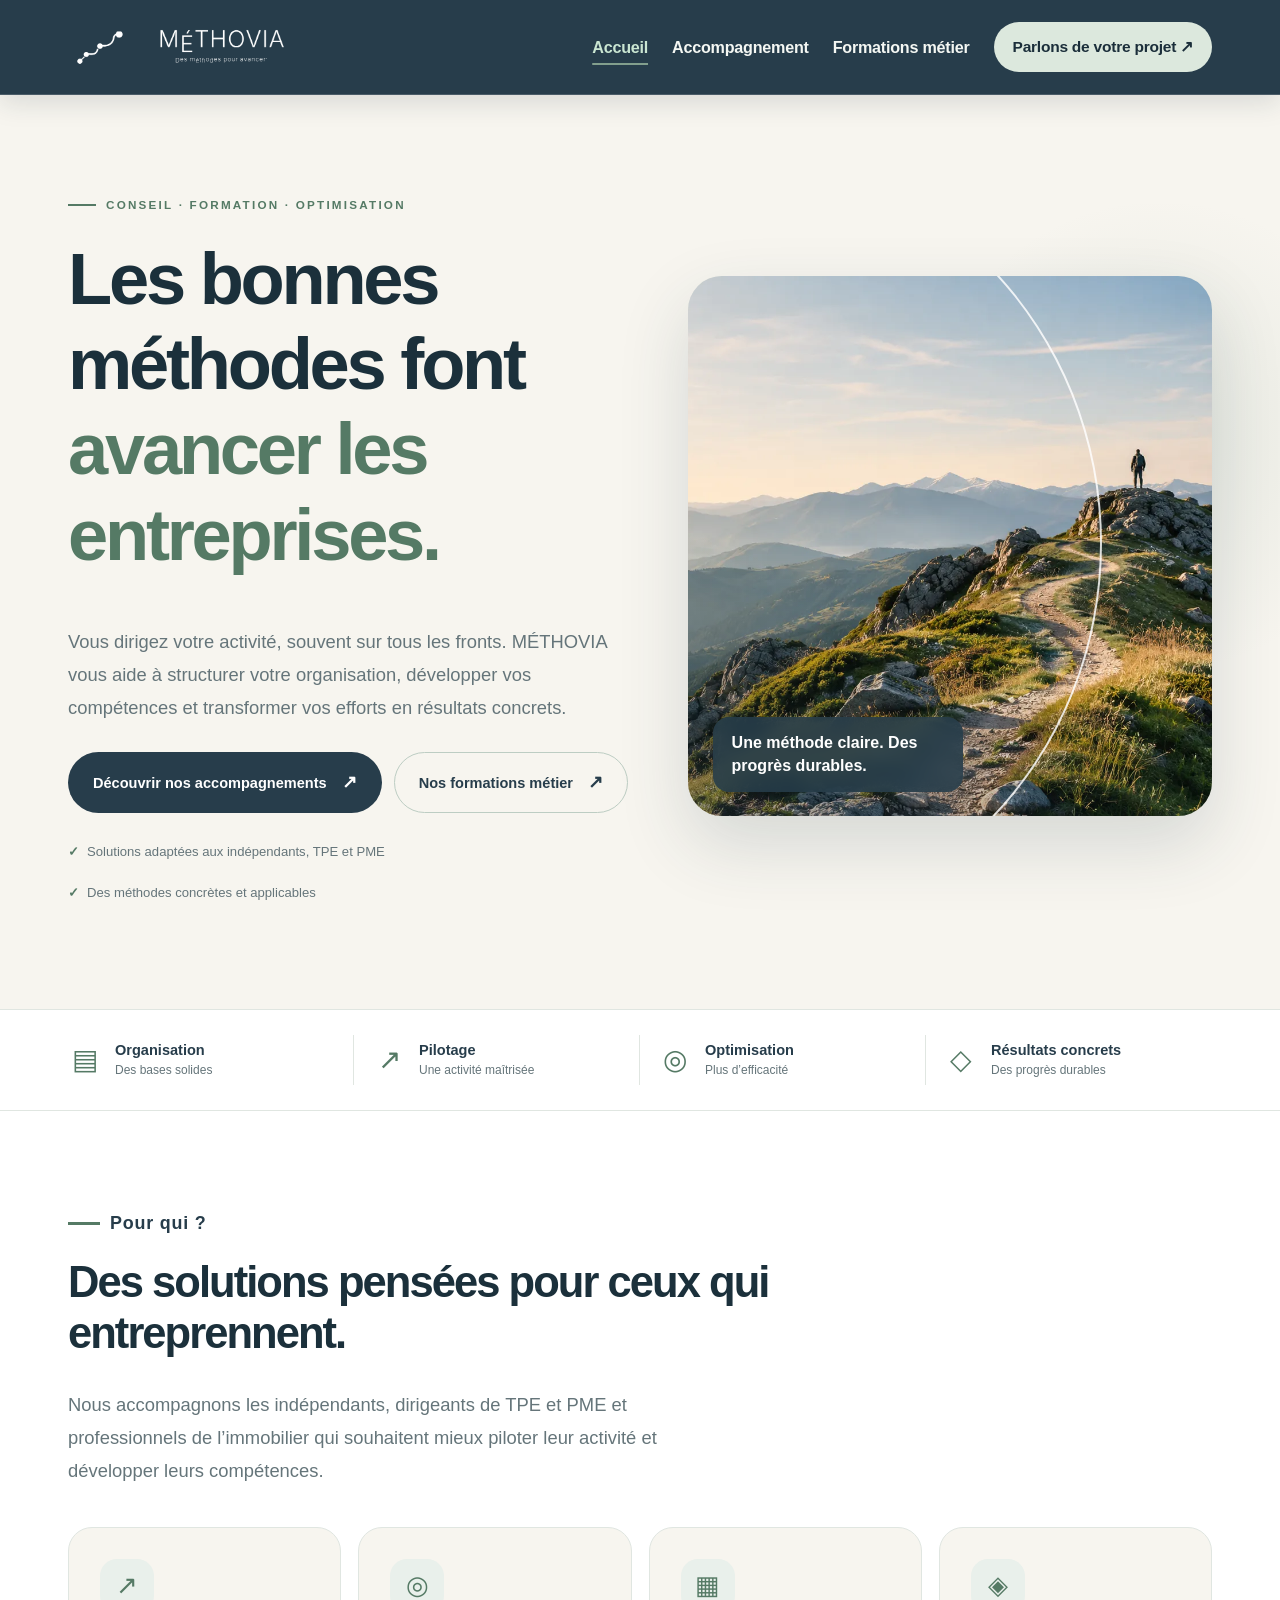
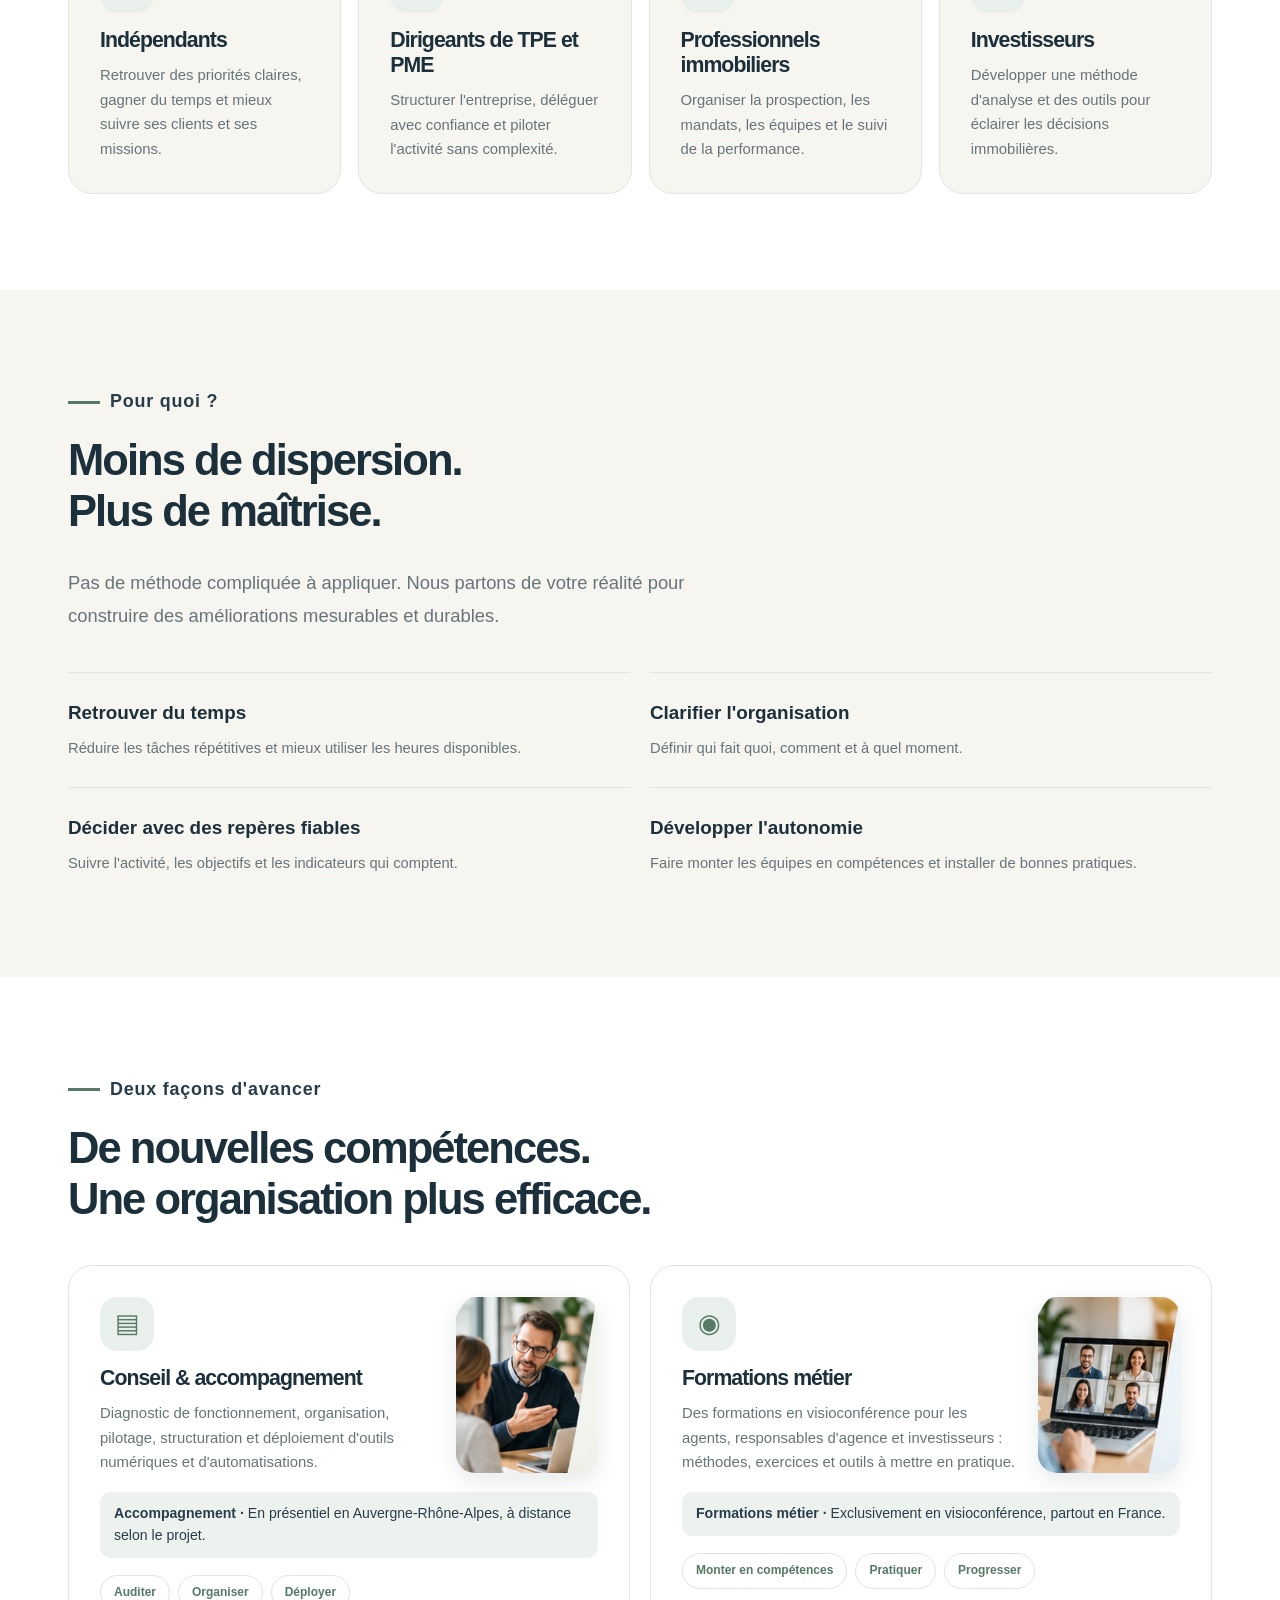
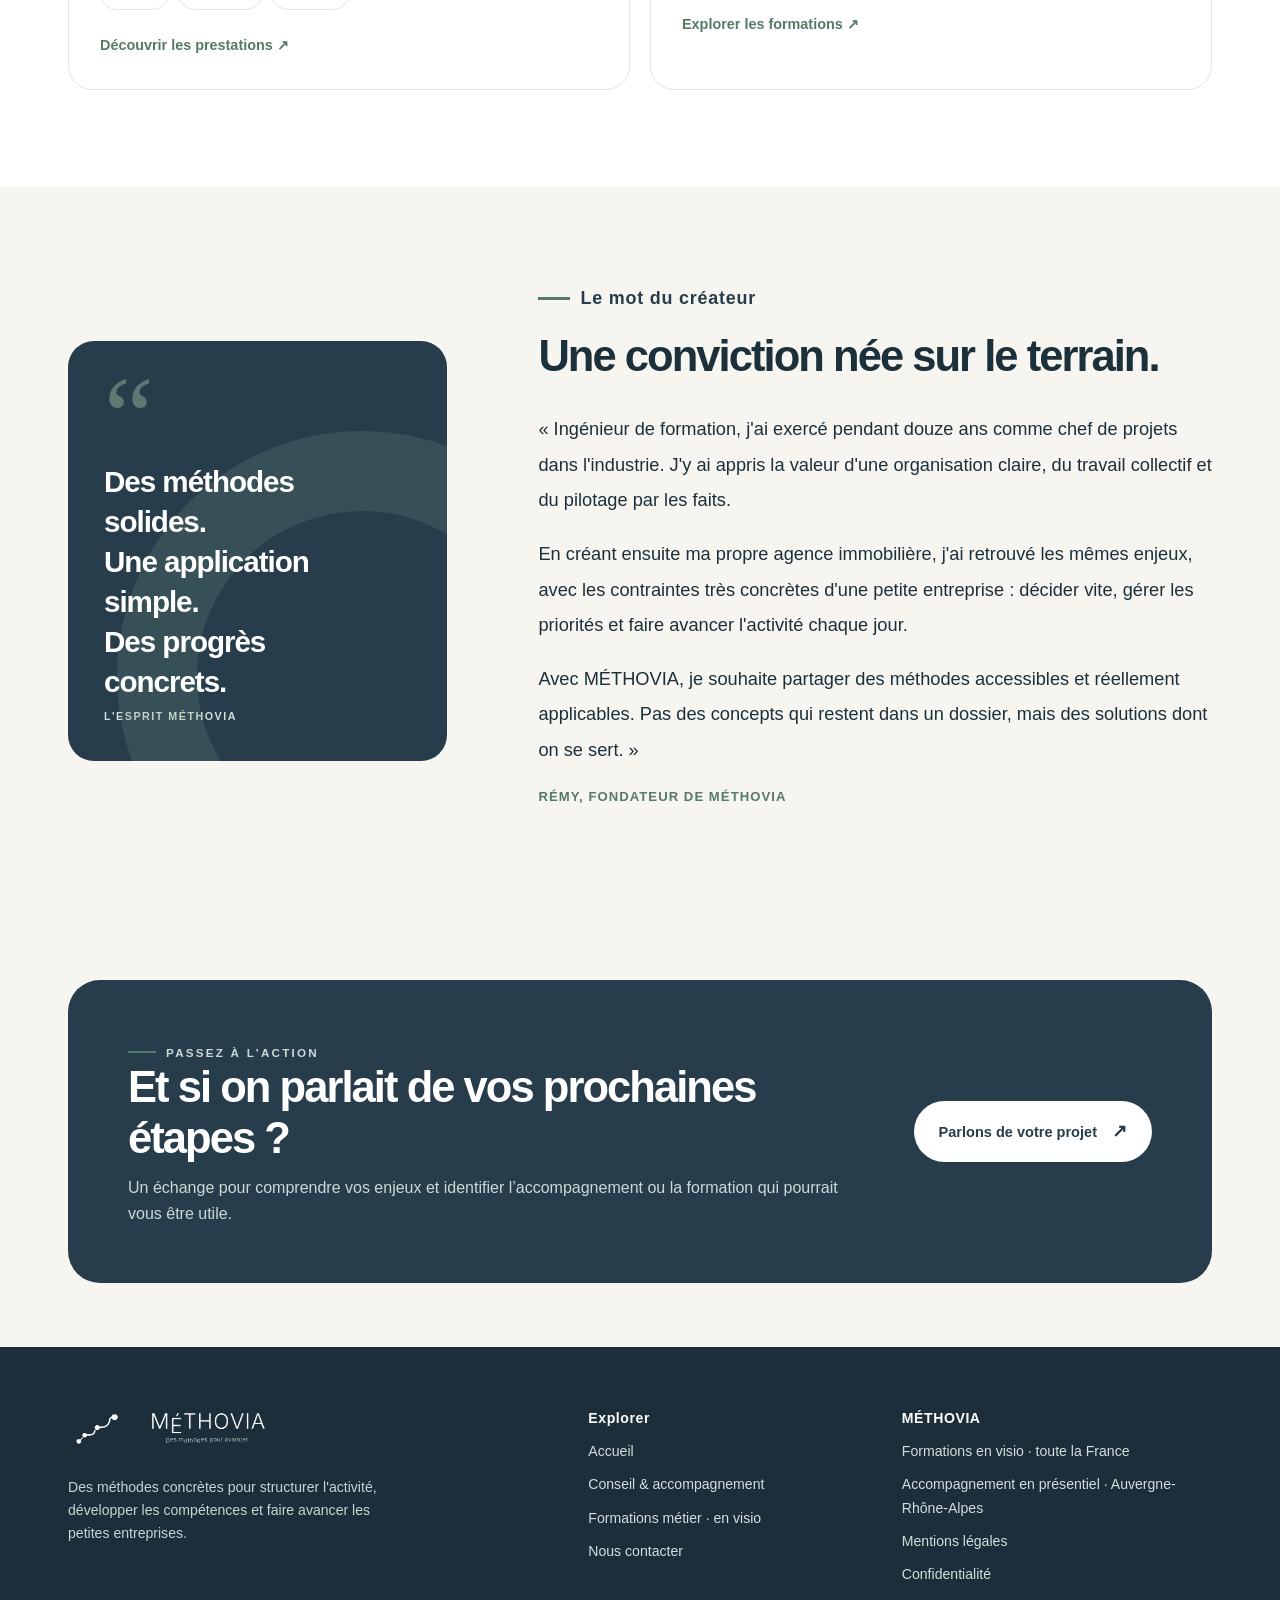
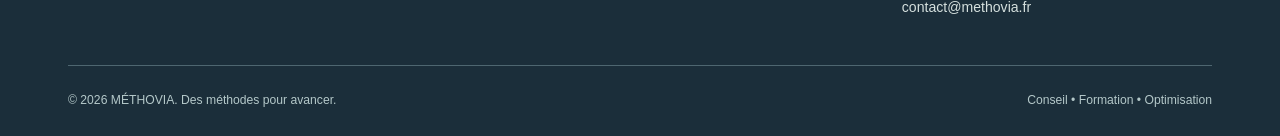
<file: index.html>
<!DOCTYPE html>

<html lang="fr"><head><meta charset="utf-8"/><meta content="width=device-width, initial-scale=1" name="viewport"/><meta content="#273D4B" name="theme-color"/><meta content="MÉTHOVIA accompagne les indépendants et les dirigeants de TPE et PME dans l’organisation, le pilotage et l’optimisation de leur activité. Formations métier en visioconférence." name="description"/><meta content="index,follow,max-image-preview:large" name="robots"/><meta content="website" property="og:type"/><meta content="fr_FR" property="og:locale"/><meta content="MÉTHOVIA — Conseil, accompagnement et formations métier" property="og:title"/><meta content="MÉTHOVIA accompagne les indépendants et les dirigeants de TPE et PME dans l’organisation, le pilotage et l’optimisation de leur activité. Formations métier en visioconférence." property="og:description"/><link href="assets/favicon-64.png" rel="icon" sizes="64x64" type="image/png"/><link href="assets/favicon-192.png" rel="apple-touch-icon"/><link href="assets/style.css" rel="stylesheet"/><script defer="" src="assets/main.js"></script><title>MÉTHOVIA — Conseil, accompagnement et formations métier</title><meta content="https://methovia.fr/" property="og:url"/><meta content="https://methovia.fr/assets/methovia-social.jpg" property="og:image"/><meta content="1200" property="og:image:width"/><meta content="630" property="og:image:height"/><meta content="summary_large_image" name="twitter:card"/><link href="https://methovia.fr/" rel="canonical"/><script type="application/ld+json">{"@context": "https://schema.org", "@type": "Organization", "name": "MÉTHOVIA", "legalName": "SAS RBI", "url": "https://methovia.fr/", "email": "contact@methovia.fr", "identifier": {"@type": "PropertyValue", "propertyID": "SIREN", "value": "952912533"}, "address": {"@type": "PostalAddress", "streetAddress": "83A rue des Alliés", "postalCode": "42100", "addressLocality": "Saint-Étienne", "addressCountry": "FR"}, "logo": "https://methovia.fr/assets/logo-horizontal.png", "description": "MÉTHOVIA accompagne les indépendants et les dirigeants de TPE et PME dans l’organisation, le pilotage et l’optimisation de leur activité. Formations métier en visioconférence."}</script></head><body class="home-page"><a class="skip" href="#contenu">Aller au contenu</a><header class="site-header"><div class="container header-inner"><a aria-label="MÉTHOVIA — Accueil" class="brand" href="index.html"><img alt="MÉTHOVIA — Des méthodes pour avancer" height="51" src="assets/logo-blanc.png" width="220"/></a><button aria-controls="navigation" aria-expanded="false" aria-label="Ouvrir la navigation" class="menu-toggle" data-menu-toggle="" type="button">☰ Menu</button><nav aria-label="Navigation principale" class="nav" data-main-nav="" data-open="false" id="navigation"><a aria-current="page" href="index.html">Accueil</a><a href="accompagnement/index.html">Accompagnement</a><a href="formations-immobilieres/index.html">Formations métier</a><a class="nav-cta" href="contact/index.html">Parlons de votre projet ↗</a></nav></div></header><main id="contenu">
<section class="hero"><div class="container hero-grid"><div><p class="eyebrow">Conseil · Formation · Optimisation</p><h1>Les bonnes méthodes font <em>avancer les entreprises.</em></h1><p class="lead">Vous dirigez votre activité, souvent sur tous les fronts. MÉTHOVIA vous aide à structurer votre organisation, développer vos compétences et transformer vos efforts en résultats concrets.</p><div class="hero-actions"><a class="btn btn-primary btn-arrow" href="accompagnement/index.html">Découvrir nos accompagnements</a><a class="btn btn-outline btn-arrow" href="formations-immobilieres/index.html">Nos formations métier</a></div><div class="hero-trust"><span>Solutions adaptées aux indépendants, TPE et PME</span><span>Des méthodes concrètes et applicables</span></div></div><div class="hero-photo"><img alt="Un randonneur au bout d’un chemin de montagne, symbole de progression et d’objectifs atteints" decoding="async" fetchpriority="high" height="928" src="assets/methovia-montagne.webp" width="1648"/><span aria-hidden="true" class="hero-photo-arc"></span><div class="hero-photo-note">Une méthode claire. Des progrès durables.</div></div></div></section><section aria-label="Nos engagements" class="value-ribbon"><div class="container value-ribbon-inner"><div class="value-ribbon-item"><span aria-hidden="true" class="value-ribbon-icon">▤</span><span class="value-ribbon-labels"><strong>Organisation</strong><small>Des bases solides</small></span></div><div class="value-ribbon-item"><span aria-hidden="true" class="value-ribbon-icon">↗</span><span class="value-ribbon-labels"><strong>Pilotage</strong><small>Une activité maîtrisée</small></span></div><div class="value-ribbon-item"><span aria-hidden="true" class="value-ribbon-icon">◎</span><span class="value-ribbon-labels"><strong>Optimisation</strong><small>Plus d’efficacité</small></span></div><div class="value-ribbon-item"><span aria-hidden="true" class="value-ribbon-icon">◇</span><span class="value-ribbon-labels"><strong>Résultats concrets</strong><small>Des progrès durables</small></span></div></div></section>
<section class="section section-light" id="pour-qui"><div class="container"><div class="intro"><p class="eyebrow">Pour qui ?</p><h2>Des solutions pensées pour ceux qui entreprennent.</h2><p class="lead">Nous accompagnons les indépendants, dirigeants de TPE et PME et professionnels de l’immobilier qui souhaitent mieux piloter leur activité et développer leurs compétences.</p></div><div class="grid4"><div class="panel panel-soft"><div aria-hidden="true" class="symbol">↗</div><h3>Indépendants</h3><p>Retrouver des priorités claires, gagner du temps et mieux suivre ses clients et ses missions.</p></div><div class="panel panel-soft"><div aria-hidden="true" class="symbol">◎</div><h3>Dirigeants de TPE et PME</h3><p>Structurer l'entreprise, déléguer avec confiance et piloter l'activité sans complexité.</p></div><div class="panel panel-soft"><div aria-hidden="true" class="symbol">▦</div><h3>Professionnels immobiliers</h3><p>Organiser la prospection, les mandats, les équipes et le suivi de la performance.</p></div><div class="panel panel-soft"><div aria-hidden="true" class="symbol">◈</div><h3>Investisseurs</h3><p>Développer une méthode d'analyse et des outils pour éclairer les décisions immobilières.</p></div></div></div></section>
<section class="section" id="pourquoi"><div class="container"><div class="intro"><p class="eyebrow">Pour quoi ?</p><h2>Moins de dispersion.<br/>Plus de maîtrise.</h2><p class="lead">Pas de méthode compliquée à appliquer. Nous partons de votre réalité pour construire des améliorations mesurables et durables.</p></div><div class="grid2"><div class="benefit"><strong>Retrouver du temps</strong><span>Réduire les tâches répétitives et mieux utiliser les heures disponibles.</span></div><div class="benefit"><strong>Clarifier l'organisation</strong><span>Définir qui fait quoi, comment et à quel moment.</span></div><div class="benefit"><strong>Décider avec des repères fiables</strong><span>Suivre l'activité, les objectifs et les indicateurs qui comptent.</span></div><div class="benefit"><strong>Développer l'autonomie</strong><span>Faire monter les équipes en compétences et installer de bonnes pratiques.</span></div></div></div></section>
<section class="section section-light" id="notre-offre"><div class="container"><div class="intro"><p class="eyebrow">Deux façons d'avancer</p><h2>De nouvelles compétences.<br/>Une organisation plus efficace.</h2></div><div class="grid2"><article class="panel"><img alt="Illustration : échange de conseil entre professionnels" class="offer-photo" decoding="async" height="498" loading="eager" src="assets/illustration-accompagnement.webp" width="370"/><div class="symbol">▤</div><h3>Conseil &amp; accompagnement</h3><p>Diagnostic de fonctionnement, organisation, pilotage, structuration et déploiement d'outils numériques et d'automatisations.</p><p class="offer-modality"><strong>Accompagnement · </strong>En présentiel en Auvergne-Rhône-Alpes, à distance selon le projet.</p><div class="tags"><span class="chip">Auditer</span><span class="chip">Organiser</span><span class="chip">Déployer</span></div><p style="margin-top:23px"><a class="link" href="accompagnement/index.html">Découvrir les prestations</a></p></article><article class="panel"><img alt="Illustration : formation en visioconférence sur ordinateur" class="offer-photo" decoding="async" height="498" loading="eager" src="assets/illustration-visio.webp" width="370"/><div class="symbol">◉</div><h3>Formations métier</h3><p>Des formations en visioconférence pour les agents, responsables d'agence et investisseurs : méthodes, exercices et outils à mettre en pratique.</p><p class="offer-modality"><strong>Formations métier · </strong>Exclusivement en visioconférence, partout en France.</p><div class="tags"><span class="chip">Monter en compétences</span><span class="chip">Pratiquer</span><span class="chip">Progresser</span></div><p style="margin-top:23px"><a class="link" href="formations-immobilieres/index.html">Explorer les formations</a></p></article></div></div></section>
<section class="section" id="fondateur"><div class="container editorial"><div class="founder-graphic"><div aria-hidden="true" class="quote-icon">“</div><strong>Des méthodes solides.<br/>Une application simple.<br/>Des progrès concrets.</strong><span class="small-label" style="color:#cfe0d4">L'esprit MÉTHOVIA</span></div><div><p class="eyebrow">Le mot du créateur</p><h2>Une conviction née sur le terrain.</h2><p class="editorial-quote">« Ingénieur de formation, j'ai exercé pendant douze ans comme chef de projets dans l'industrie. J'y ai appris la valeur d'une organisation claire, du travail collectif et du pilotage par les faits.</p><p class="editorial-quote">En créant ensuite ma propre agence immobilière, j'ai retrouvé les mêmes enjeux, avec les contraintes très concrètes d'une petite entreprise : décider vite, gérer les priorités et faire avancer l'activité chaque jour.</p><p class="editorial-quote">Avec MÉTHOVIA, je souhaite partager des méthodes accessibles et réellement applicables. Pas des concepts qui restent dans un dossier, mais des solutions dont on se sert. »</p><p class="founder-details">Rémy, fondateur de MÉTHOVIA</p></div></div></section>
<section class="section-tight"><div class="container"><div class="cta-block"><div><p class="eyebrow">Passez à l’action</p><h2>Et si on parlait de vos prochaines étapes ?</h2><p>Un échange pour comprendre vos enjeux et identifier l’accompagnement ou la formation qui pourrait vous être utile.</p></div><a class="btn btn-white btn-arrow" href="contact/index.html">Parlons de votre projet</a></div></div></section></main><footer class="footer"><div class="container"><div class="footer-grid"><div><a aria-label="Retour à l'accueil" href="index.html"><img alt="MÉTHOVIA" class="footer-brand" src="assets/logo-blanc.png"/></a><p>Des méthodes concrètes pour structurer l'activité, développer les compétences et faire avancer les petites entreprises.</p></div><div><h4>Explorer</h4><div class="footer-links"><a href="index.html">Accueil</a><a href="accompagnement/index.html">Conseil &amp; accompagnement</a><a href="formations-immobilieres/index.html">Formations métier · en visio</a><a href="contact/index.html">Nous contacter</a></div></div><div><h4>MÉTHOVIA</h4><div class="footer-links"><span>Formations en visio · toute la France</span><span>Accompagnement en présentiel · Auvergne-Rhône-Alpes</span><a href="mentions-legales/index.html">Mentions légales</a><a href="confidentialite/index.html">Confidentialité</a><a href="mailto:contact@methovia.fr">contact@methovia.fr</a></div></div></div><div class="footer-bottom"><span>© <span data-year="">2026</span> MÉTHOVIA. Des méthodes pour avancer.</span><span>Conseil • Formation • Optimisation</span></div></div></footer></body></html>
</file>
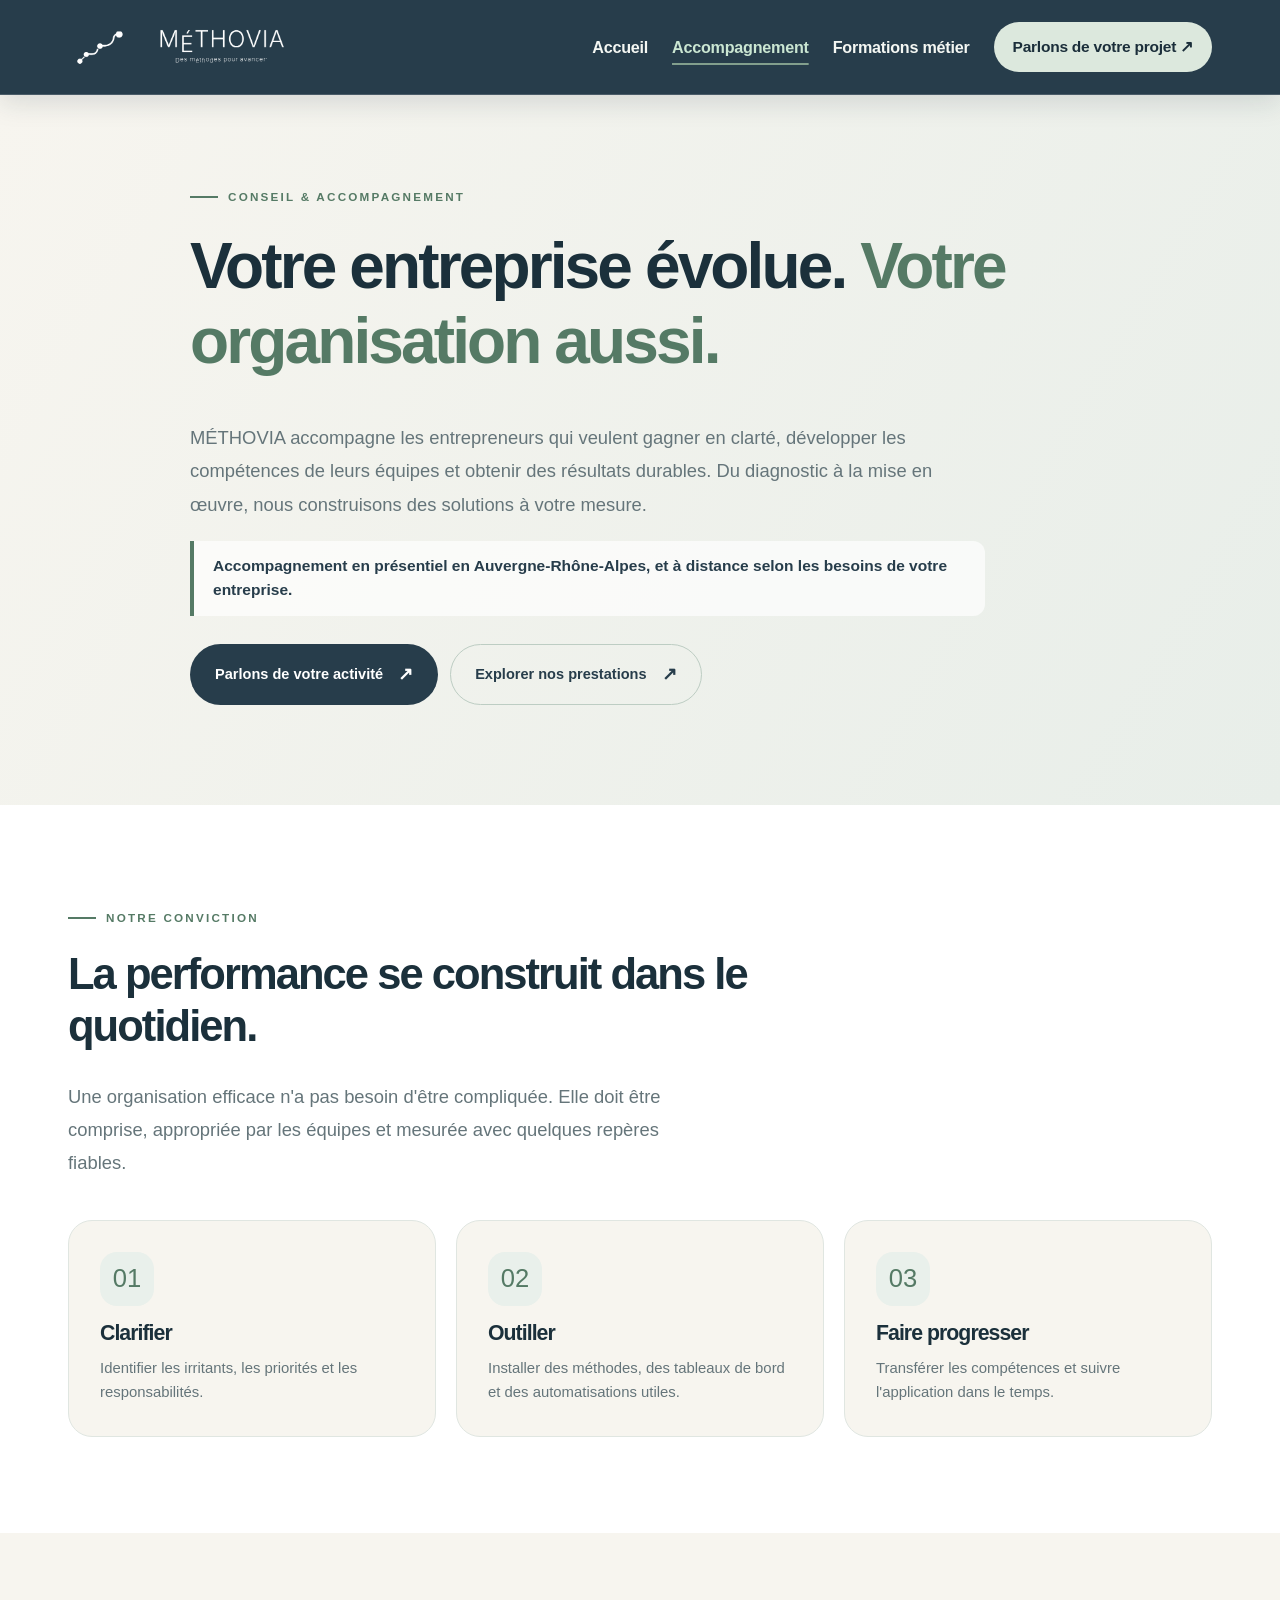
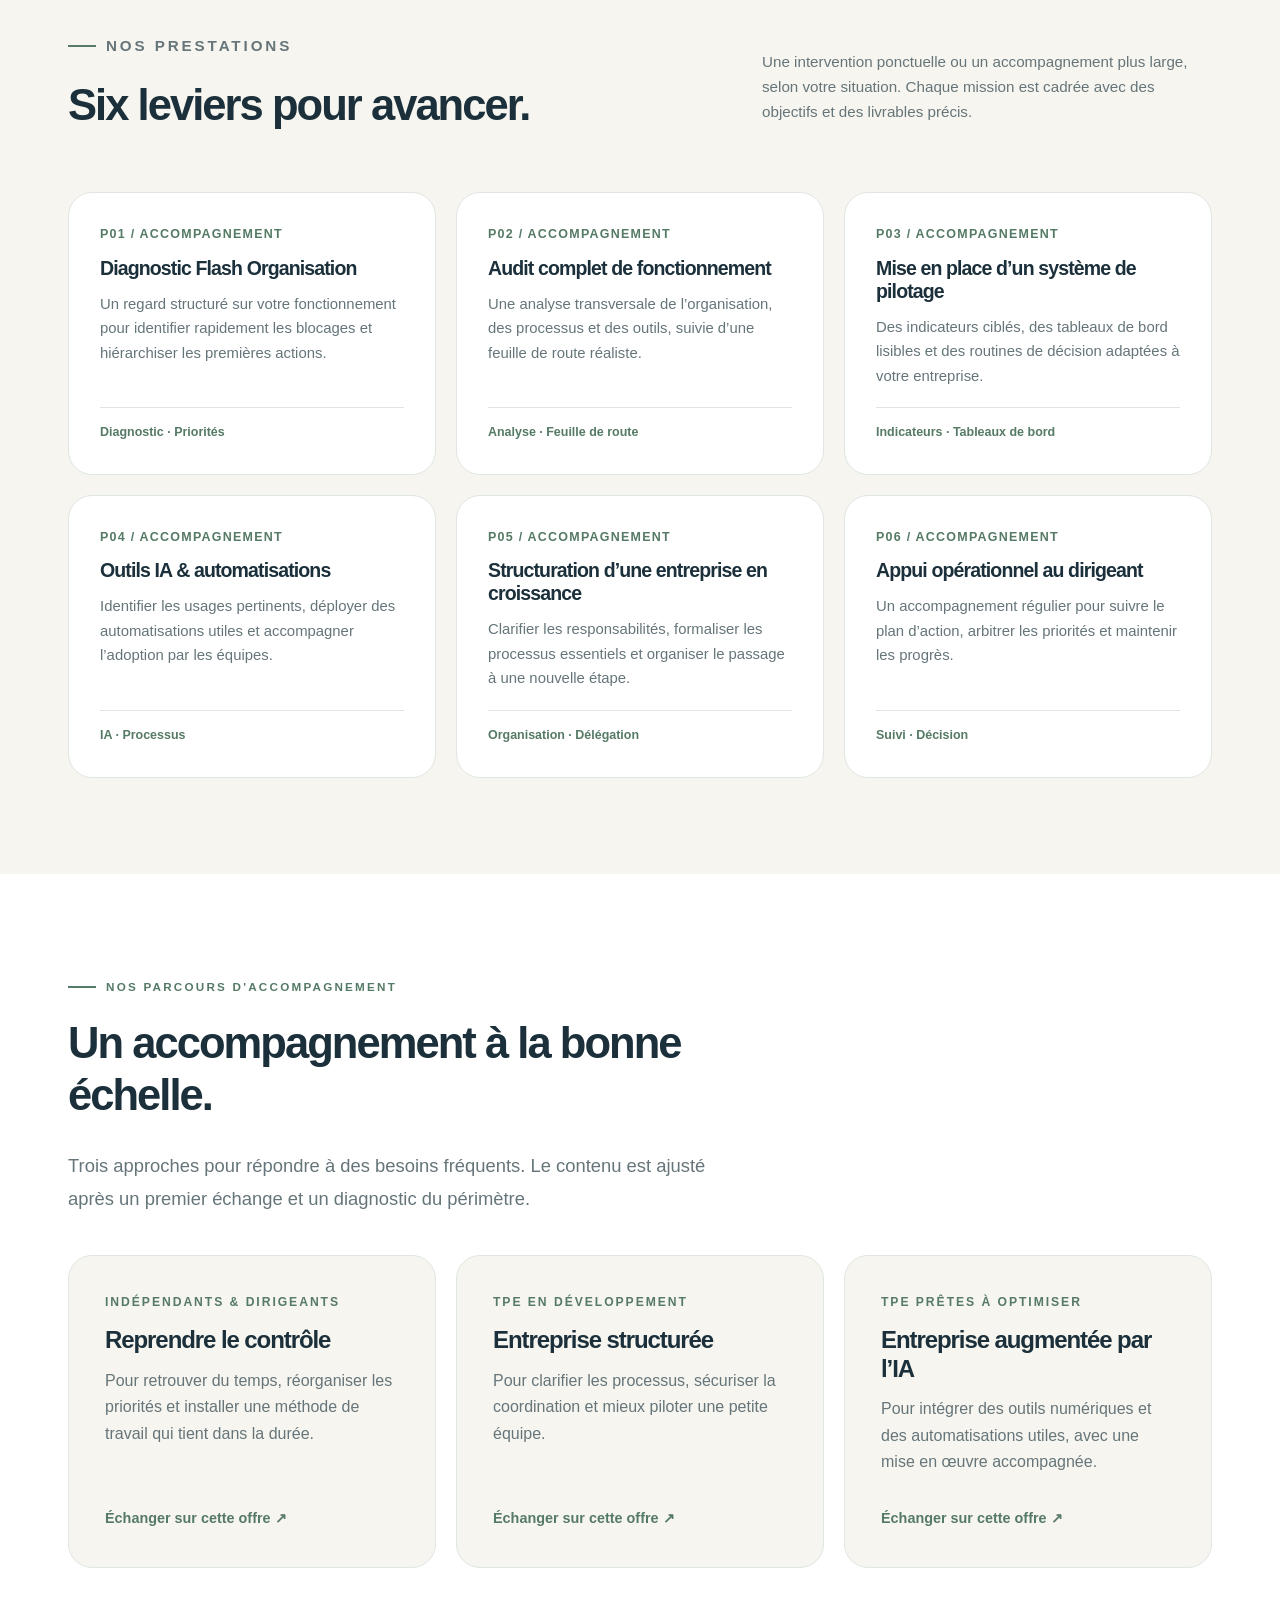
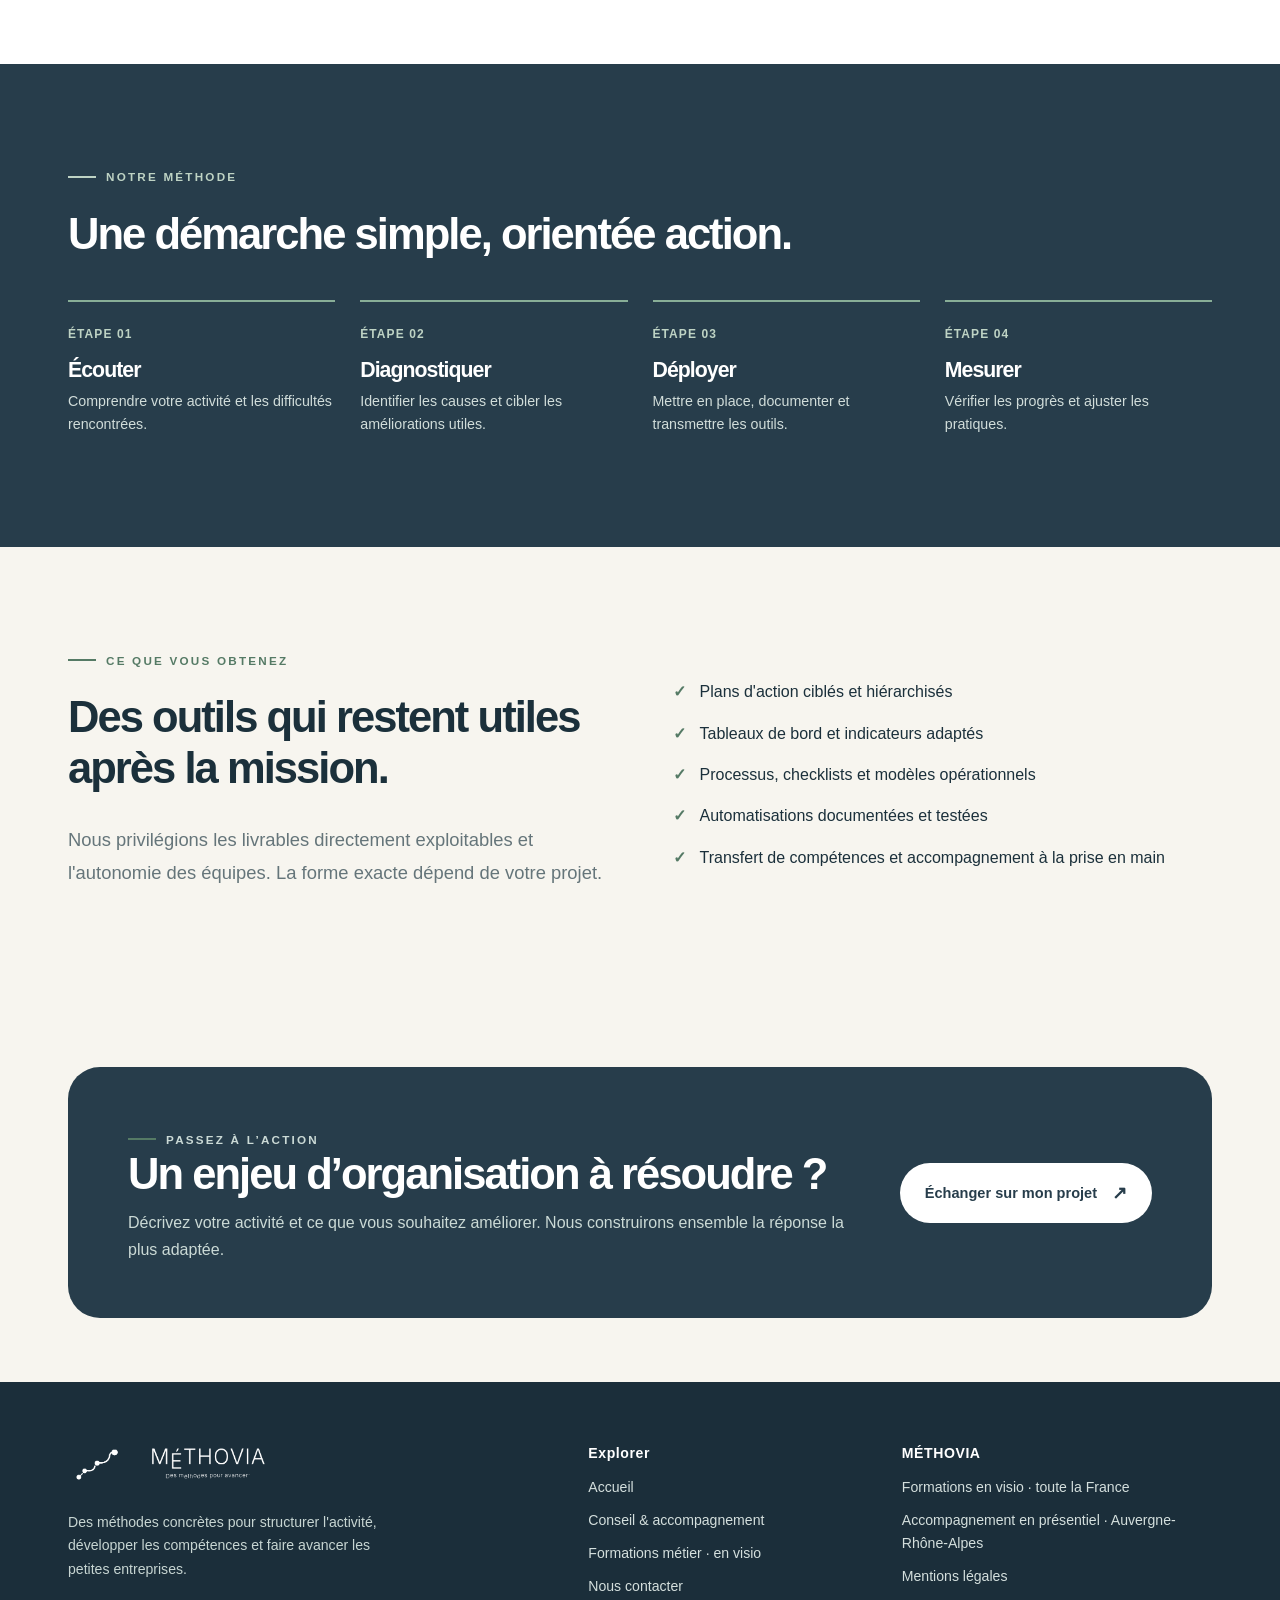
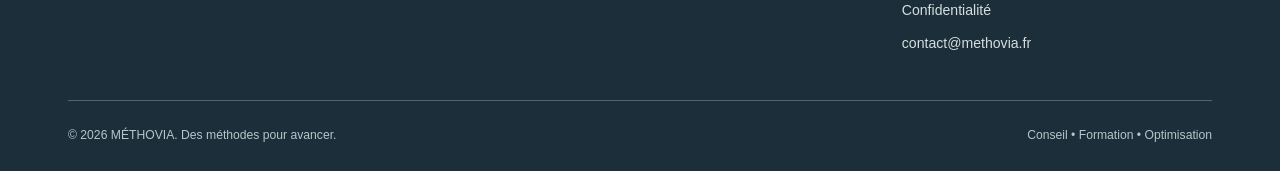
<file: accompagnement/index.html>
<!DOCTYPE html>

<html lang="fr"><head><meta charset="utf-8"/><meta content="width=device-width, initial-scale=1" name="viewport"/><meta content="#273D4B" name="theme-color"/><meta content="Audit, organisation, pilotage, automatisation et accompagnement des indépendants, TPE et PME en Auvergne-Rhône-Alpes et à distance selon le projet." name="description"/><meta content="index,follow,max-image-preview:large" name="robots"/><meta content="website" property="og:type"/><meta content="fr_FR" property="og:locale"/><meta content="Conseil et accompagnement des entrepreneurs | MÉTHOVIA" property="og:title"/><meta content="Audit, organisation, pilotage, automatisation et accompagnement des indépendants, TPE et PME en Auvergne-Rhône-Alpes et à distance selon le projet." property="og:description"/><link href="../assets/favicon-64.png" rel="icon" sizes="64x64" type="image/png"/><link href="../assets/favicon-192.png" rel="apple-touch-icon"/><link href="../assets/style.css" rel="stylesheet"/><script defer="" src="../assets/main.js"></script><title>Conseil et accompagnement des entrepreneurs | MÉTHOVIA</title><meta content="https://methovia.fr/accompagnement/" property="og:url"/><meta content="https://methovia.fr/assets/methovia-social.jpg" property="og:image"/><meta content="1200" property="og:image:width"/><meta content="630" property="og:image:height"/><meta content="summary_large_image" name="twitter:card"/><link href="https://methovia.fr/accompagnement/" rel="canonical"/></head><body><a class="skip" href="#contenu">Aller au contenu</a><header class="site-header"><div class="container header-inner"><a aria-label="MÉTHOVIA — Accueil" class="brand" href="../index.html"><img alt="MÉTHOVIA — Des méthodes pour avancer" height="51" src="../assets/logo-blanc.png" width="220"/></a><button aria-controls="navigation" aria-expanded="false" aria-label="Ouvrir la navigation" class="menu-toggle" data-menu-toggle="" type="button">☰ Menu</button><nav aria-label="Navigation principale" class="nav" data-main-nav="" data-open="false" id="navigation"><a href="../index.html">Accueil</a><a aria-current="page" href="index.html">Accompagnement</a><a href="../formations-immobilieres/index.html">Formations métier</a><a class="nav-cta" href="../contact/index.html">Parlons de votre projet ↗</a></nav></div></header><main id="contenu">
<section class="page-hero"><div class="container page-hero-inner"><p class="eyebrow">Conseil &amp; accompagnement</p><h1>Votre entreprise évolue. <em>Votre organisation aussi.</em></h1><p class="lead">MÉTHOVIA accompagne les entrepreneurs qui veulent gagner en clarté, développer les compétences de leurs équipes et obtenir des résultats durables. Du diagnostic à la mise en œuvre, nous construisons des solutions à votre mesure.</p><p class="modality-line">Accompagnement en présentiel en Auvergne-Rhône-Alpes, et à distance selon les besoins de votre entreprise.</p><div class="hero-actions"><a class="btn btn-primary btn-arrow" href="../contact/index.html">Parlons de votre activité</a><a class="btn btn-outline btn-arrow" href="#prestations">Explorer nos prestations</a></div></div></section>
<section class="section section-light"><div class="container"><div class="intro"><p class="eyebrow">Notre conviction</p><h2>La performance se construit dans le quotidien.</h2><p class="lead">Une organisation efficace n'a pas besoin d'être compliquée. Elle doit être comprise, appropriée par les équipes et mesurée avec quelques repères fiables.</p></div><div class="grid3"><div class="panel panel-soft"><div class="symbol">01</div><h3>Clarifier</h3><p>Identifier les irritants, les priorités et les responsabilités.</p></div><div class="panel panel-soft"><div class="symbol">02</div><h3>Outiller</h3><p>Installer des méthodes, des tableaux de bord et des automatisations utiles.</p></div><div class="panel panel-soft"><div class="symbol">03</div><h3>Faire progresser</h3><p>Transférer les compétences et suivre l'application dans le temps.</p></div></div></div></section>
<section class="section" id="prestations"><div class="container"><div class="divider-heading"><div><p class="eyebrow">Nos prestations</p><h2>Six leviers pour avancer.</h2></div><p>Une intervention ponctuelle ou un accompagnement plus large, selon votre situation. Chaque mission est cadrée avec des objectifs et des livrables précis.</p></div><div class="grid3"><article class="panel module"><span class="number">P01 / ACCOMPAGNEMENT</span><h3>Diagnostic Flash Organisation</h3><p>Un regard structuré sur votre fonctionnement pour identifier rapidement les blocages et hiérarchiser les premières actions.</p><div class="meta">Diagnostic · Priorités</div></article><article class="panel module"><span class="number">P02 / ACCOMPAGNEMENT</span><h3>Audit complet de fonctionnement</h3><p>Une analyse transversale de l’organisation, des processus et des outils, suivie d’une feuille de route réaliste.</p><div class="meta">Analyse · Feuille de route</div></article><article class="panel module"><span class="number">P03 / ACCOMPAGNEMENT</span><h3>Mise en place d’un système de pilotage</h3><p>Des indicateurs ciblés, des tableaux de bord lisibles et des routines de décision adaptées à votre entreprise.</p><div class="meta">Indicateurs · Tableaux de bord</div></article><article class="panel module"><span class="number">P04 / ACCOMPAGNEMENT</span><h3>Outils IA &amp; automatisations</h3><p>Identifier les usages pertinents, déployer des automatisations utiles et accompagner l’adoption par les équipes.</p><div class="meta">IA · Processus</div></article><article class="panel module"><span class="number">P05 / ACCOMPAGNEMENT</span><h3>Structuration d’une entreprise en croissance</h3><p>Clarifier les responsabilités, formaliser les processus essentiels et organiser le passage à une nouvelle étape.</p><div class="meta">Organisation · Délégation</div></article><article class="panel module"><span class="number">P06 / ACCOMPAGNEMENT</span><h3>Appui opérationnel au dirigeant</h3><p>Un accompagnement régulier pour suivre le plan d’action, arbitrer les priorités et maintenir les progrès.</p><div class="meta">Suivi · Décision</div></article></div></div></section>
<section class="section section-light"><div class="container"><div class="intro"><p class="eyebrow">Nos parcours d'accompagnement</p><h2>Un accompagnement à la bonne échelle.</h2><p class="lead">Trois approches pour répondre à des besoins fréquents. Le contenu est ajusté après un premier échange et un diagnostic du périmètre.</p></div><div class="grid3"><div class="pack"><span class="kicker">Indépendants &amp; dirigeants</span><h3>Reprendre le contrôle</h3><p>Pour retrouver du temps, réorganiser les priorités et installer une méthode de travail qui tient dans la durée.</p><a class="link" href="../contact/index.html">Échanger sur cette offre</a></div><div class="pack"><span class="kicker">TPE en développement</span><h3>Entreprise structurée</h3><p>Pour clarifier les processus, sécuriser la coordination et mieux piloter une petite équipe.</p><a class="link" href="../contact/index.html">Échanger sur cette offre</a></div><div class="pack"><span class="kicker">TPE prêtes à optimiser</span><h3>Entreprise augmentée par l’IA</h3><p>Pour intégrer des outils numériques et des automatisations utiles, avec une mise en œuvre accompagnée.</p><a class="link" href="../contact/index.html">Échanger sur cette offre</a></div></div></div></section>
<section class="section section-dark"><div class="container"><div class="intro"><p class="eyebrow">Notre méthode</p><h2>Une démarche simple, orientée action.</h2></div><div class="steps"><div class="step"><div class="stepn">ÉTAPE 01</div><h3>Écouter</h3><p>Comprendre votre activité et les difficultés rencontrées.</p></div><div class="step"><div class="stepn">ÉTAPE 02</div><h3>Diagnostiquer</h3><p>Identifier les causes et cibler les améliorations utiles.</p></div><div class="step"><div class="stepn">ÉTAPE 03</div><h3>Déployer</h3><p>Mettre en place, documenter et transmettre les outils.</p></div><div class="step"><div class="stepn">ÉTAPE 04</div><h3>Mesurer</h3><p>Vérifier les progrès et ajuster les pratiques.</p></div></div></div></section>
<section class="section"><div class="container grid2" style="align-items:center;gap:65px"><div><p class="eyebrow">Ce que vous obtenez</p><h2>Des outils qui restent utiles après la mission.</h2><p class="lead">Nous privilégions les livrables directement exploitables et l'autonomie des équipes. La forme exacte dépend de votre projet.</p></div><ul class="check-list"><li>Plans d'action ciblés et hiérarchisés</li><li>Tableaux de bord et indicateurs adaptés</li><li>Processus, checklists et modèles opérationnels</li><li>Automatisations documentées et testées</li><li>Transfert de compétences et accompagnement à la prise en main</li></ul></div></section>
<section class="section-tight"><div class="container"><div class="cta-block"><div><p class="eyebrow">Passez à l’action</p><h2>Un enjeu d’organisation à résoudre ?</h2><p>Décrivez votre activité et ce que vous souhaitez améliorer. Nous construirons ensemble la réponse la plus adaptée.</p></div><a class="btn btn-white btn-arrow" href="../contact/index.html">Échanger sur mon projet</a></div></div></section></main><footer class="footer"><div class="container"><div class="footer-grid"><div><a aria-label="Retour à l'accueil" href="../index.html"><img alt="MÉTHOVIA" class="footer-brand" src="../assets/logo-blanc.png"/></a><p>Des méthodes concrètes pour structurer l'activité, développer les compétences et faire avancer les petites entreprises.</p></div><div><h4>Explorer</h4><div class="footer-links"><a href="../index.html">Accueil</a><a href="index.html">Conseil &amp; accompagnement</a><a href="../formations-immobilieres/index.html">Formations métier · en visio</a><a href="../contact/index.html">Nous contacter</a></div></div><div><h4>MÉTHOVIA</h4><div class="footer-links"><span>Formations en visio · toute la France</span><span>Accompagnement en présentiel · Auvergne-Rhône-Alpes</span><a href="../mentions-legales/index.html">Mentions légales</a><a href="../confidentialite/index.html">Confidentialité</a><a href="mailto:contact@methovia.fr">contact@methovia.fr</a></div></div></div><div class="footer-bottom"><span>© <span data-year="">2026</span> MÉTHOVIA. Des méthodes pour avancer.</span><span>Conseil • Formation • Optimisation</span></div></div></footer></body></html>
</file>
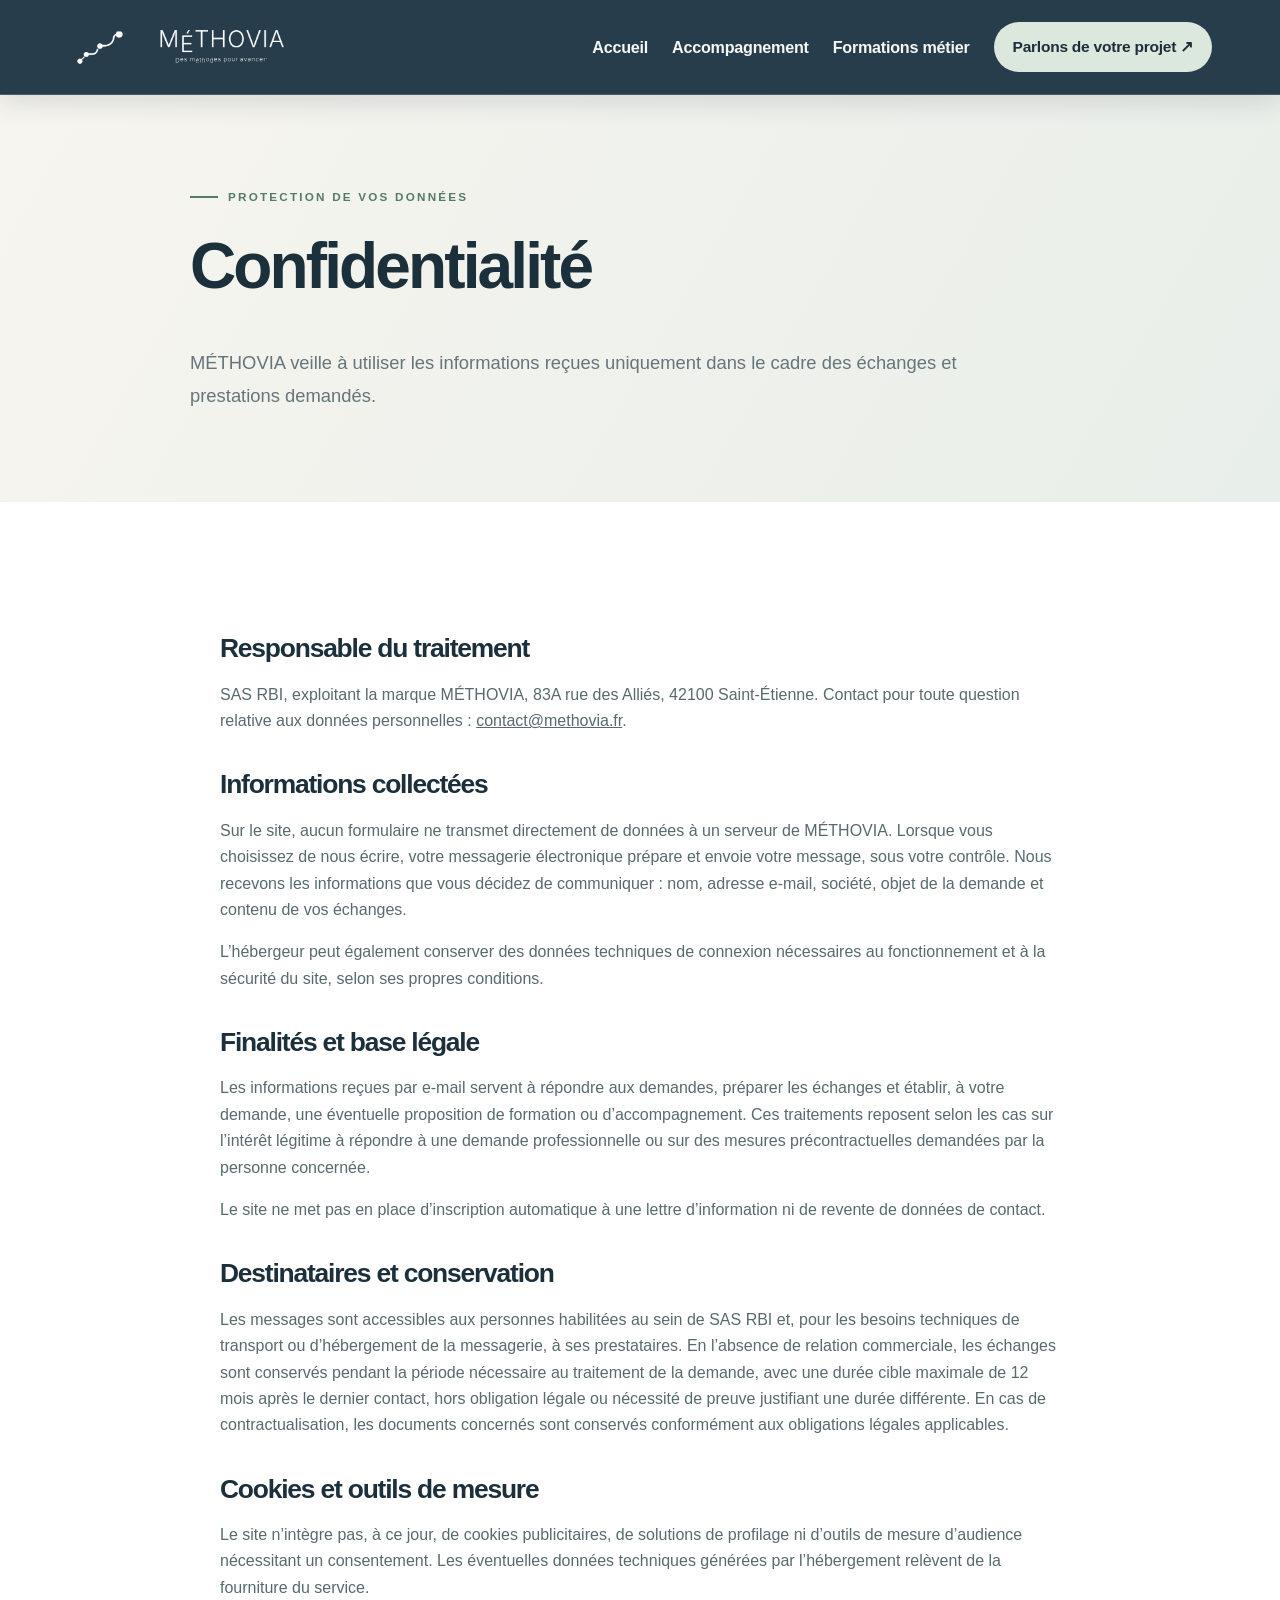
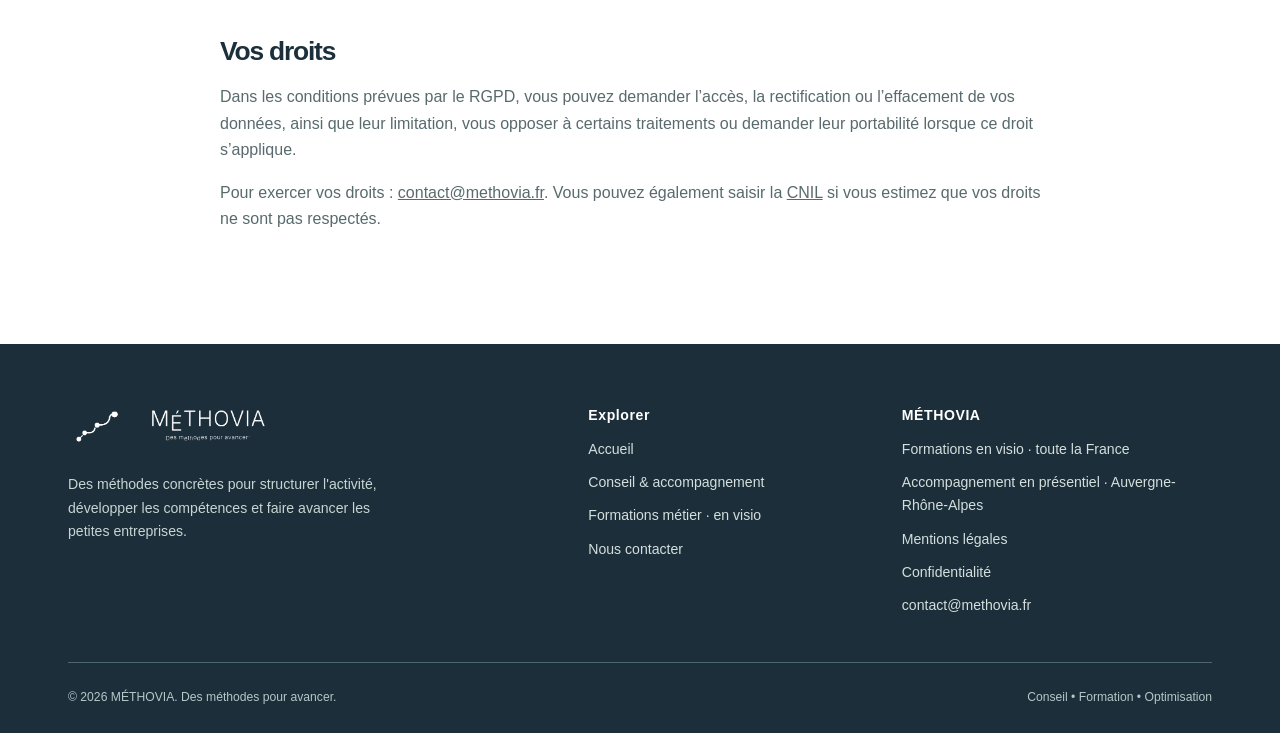
<file: confidentialite/index.html>
<!DOCTYPE html>

<html lang="fr"><head><meta charset="utf-8"/><meta content="width=device-width, initial-scale=1" name="viewport"/><meta content="#273D4B" name="theme-color"/><meta content="Informations sur la protection des données personnelles et les prises de contact avec MÉTHOVIA." name="description"/><meta content="index,follow,max-image-preview:large" name="robots"/><meta content="website" property="og:type"/><meta content="fr_FR" property="og:locale"/><meta content="Politique de confidentialité | MÉTHOVIA" property="og:title"/><meta content="Informations sur la protection des données personnelles et les prises de contact avec MÉTHOVIA." property="og:description"/><link href="../assets/favicon-64.png" rel="icon" sizes="64x64" type="image/png"/><link href="../assets/favicon-192.png" rel="apple-touch-icon"/><link href="../assets/style.css" rel="stylesheet"/><script defer="" src="../assets/main.js"></script><title>Politique de confidentialité | MÉTHOVIA</title><meta content="https://methovia.fr/confidentialite/" property="og:url"/><meta content="https://methovia.fr/assets/methovia-social.jpg" property="og:image"/><meta content="1200" property="og:image:width"/><meta content="630" property="og:image:height"/><meta content="summary_large_image" name="twitter:card"/><link href="https://methovia.fr/confidentialite/" rel="canonical"/></head><body><a class="skip" href="#contenu">Aller au contenu</a><header class="site-header"><div class="container header-inner"><a aria-label="MÉTHOVIA — Accueil" class="brand" href="../index.html"><img alt="MÉTHOVIA — Des méthodes pour avancer" height="51" src="../assets/logo-blanc.png" width="220"/></a><button aria-controls="navigation" aria-expanded="false" aria-label="Ouvrir la navigation" class="menu-toggle" data-menu-toggle="" type="button">☰ Menu</button><nav aria-label="Navigation principale" class="nav" data-main-nav="" data-open="false" id="navigation"><a href="../index.html">Accueil</a><a href="../accompagnement/index.html">Accompagnement</a><a href="../formations-immobilieres/index.html">Formations métier</a><a class="nav-cta" href="../contact/index.html">Parlons de votre projet ↗</a></nav></div></header><main id="contenu">
<section class="page-hero"><div class="container page-hero-inner"><p class="eyebrow">Protection de vos données</p><h1>Confidentialité</h1><p class="lead">MÉTHOVIA veille à utiliser les informations reçues uniquement dans le cadre des échanges et prestations demandés.</p></div></section>
<section class="section section-light"><div class="container article">
<h2>Responsable du traitement</h2>
<p>SAS RBI, exploitant la marque MÉTHOVIA, 83A rue des Alliés, 42100 Saint-Étienne. Contact pour toute question relative aux données personnelles : <a href="mailto:contact@methovia.fr">contact@methovia.fr</a>.</p>
<h2>Informations collectées</h2>
<p>Sur le site, aucun formulaire ne transmet directement de données à un serveur de MÉTHOVIA. Lorsque vous choisissez de nous écrire, votre messagerie électronique prépare et envoie votre message, sous votre contrôle. Nous recevons les informations que vous décidez de communiquer : nom, adresse e-mail, société, objet de la demande et contenu de vos échanges.</p>
<p>L’hébergeur peut également conserver des données techniques de connexion nécessaires au fonctionnement et à la sécurité du site, selon ses propres conditions.</p>
<h2>Finalités et base légale</h2>
<p>Les informations reçues par e-mail servent à répondre aux demandes, préparer les échanges et établir, à votre demande, une éventuelle proposition de formation ou d’accompagnement. Ces traitements reposent selon les cas sur l’intérêt légitime à répondre à une demande professionnelle ou sur des mesures précontractuelles demandées par la personne concernée.</p>
<p>Le site ne met pas en place d’inscription automatique à une lettre d’information ni de revente de données de contact.</p>
<h2>Destinataires et conservation</h2>
<p>Les messages sont accessibles aux personnes habilitées au sein de SAS RBI et, pour les besoins techniques de transport ou d’hébergement de la messagerie, à ses prestataires. En l’absence de relation commerciale, les échanges sont conservés pendant la période nécessaire au traitement de la demande, avec une durée cible maximale de 12 mois après le dernier contact, hors obligation légale ou nécessité de preuve justifiant une durée différente. En cas de contractualisation, les documents concernés sont conservés conformément aux obligations légales applicables.</p>
<h2>Cookies et outils de mesure</h2>
<p>Le site n’intègre pas, à ce jour, de cookies publicitaires, de solutions de profilage ni d’outils de mesure d’audience nécessitant un consentement. Les éventuelles données techniques générées par l’hébergement relèvent de la fourniture du service.</p>
<h2>Vos droits</h2>
<p>Dans les conditions prévues par le RGPD, vous pouvez demander l’accès, la rectification ou l’effacement de vos données, ainsi que leur limitation, vous opposer à certains traitements ou demander leur portabilité lorsque ce droit s’applique.</p>
<p>Pour exercer vos droits : <a href="mailto:contact@methovia.fr?subject=Donn%C3%A9es%20personnelles%20-%20M%C3%89THOVIA">contact@methovia.fr</a>. Vous pouvez également saisir la <a href="https://www.cnil.fr/" rel="noopener noreferrer" target="_blank">CNIL</a> si vous estimez que vos droits ne sont pas respectés.</p>
</div></section></main><footer class="footer"><div class="container"><div class="footer-grid"><div><a aria-label="Retour à l'accueil" href="../index.html"><img alt="MÉTHOVIA" class="footer-brand" src="../assets/logo-blanc.png"/></a><p>Des méthodes concrètes pour structurer l'activité, développer les compétences et faire avancer les petites entreprises.</p></div><div><h4>Explorer</h4><div class="footer-links"><a href="../index.html">Accueil</a><a href="../accompagnement/index.html">Conseil &amp; accompagnement</a><a href="../formations-immobilieres/index.html">Formations métier · en visio</a><a href="../contact/index.html">Nous contacter</a></div></div><div><h4>MÉTHOVIA</h4><div class="footer-links"><span>Formations en visio · toute la France</span><span>Accompagnement en présentiel · Auvergne-Rhône-Alpes</span><a href="../mentions-legales/index.html">Mentions légales</a><a href="index.html">Confidentialité</a><a href="mailto:contact@methovia.fr">contact@methovia.fr</a></div></div></div><div class="footer-bottom"><span>© <span data-year="">2026</span> MÉTHOVIA. Des méthodes pour avancer.</span><span>Conseil • Formation • Optimisation</span></div></div></footer></body></html>
</file>
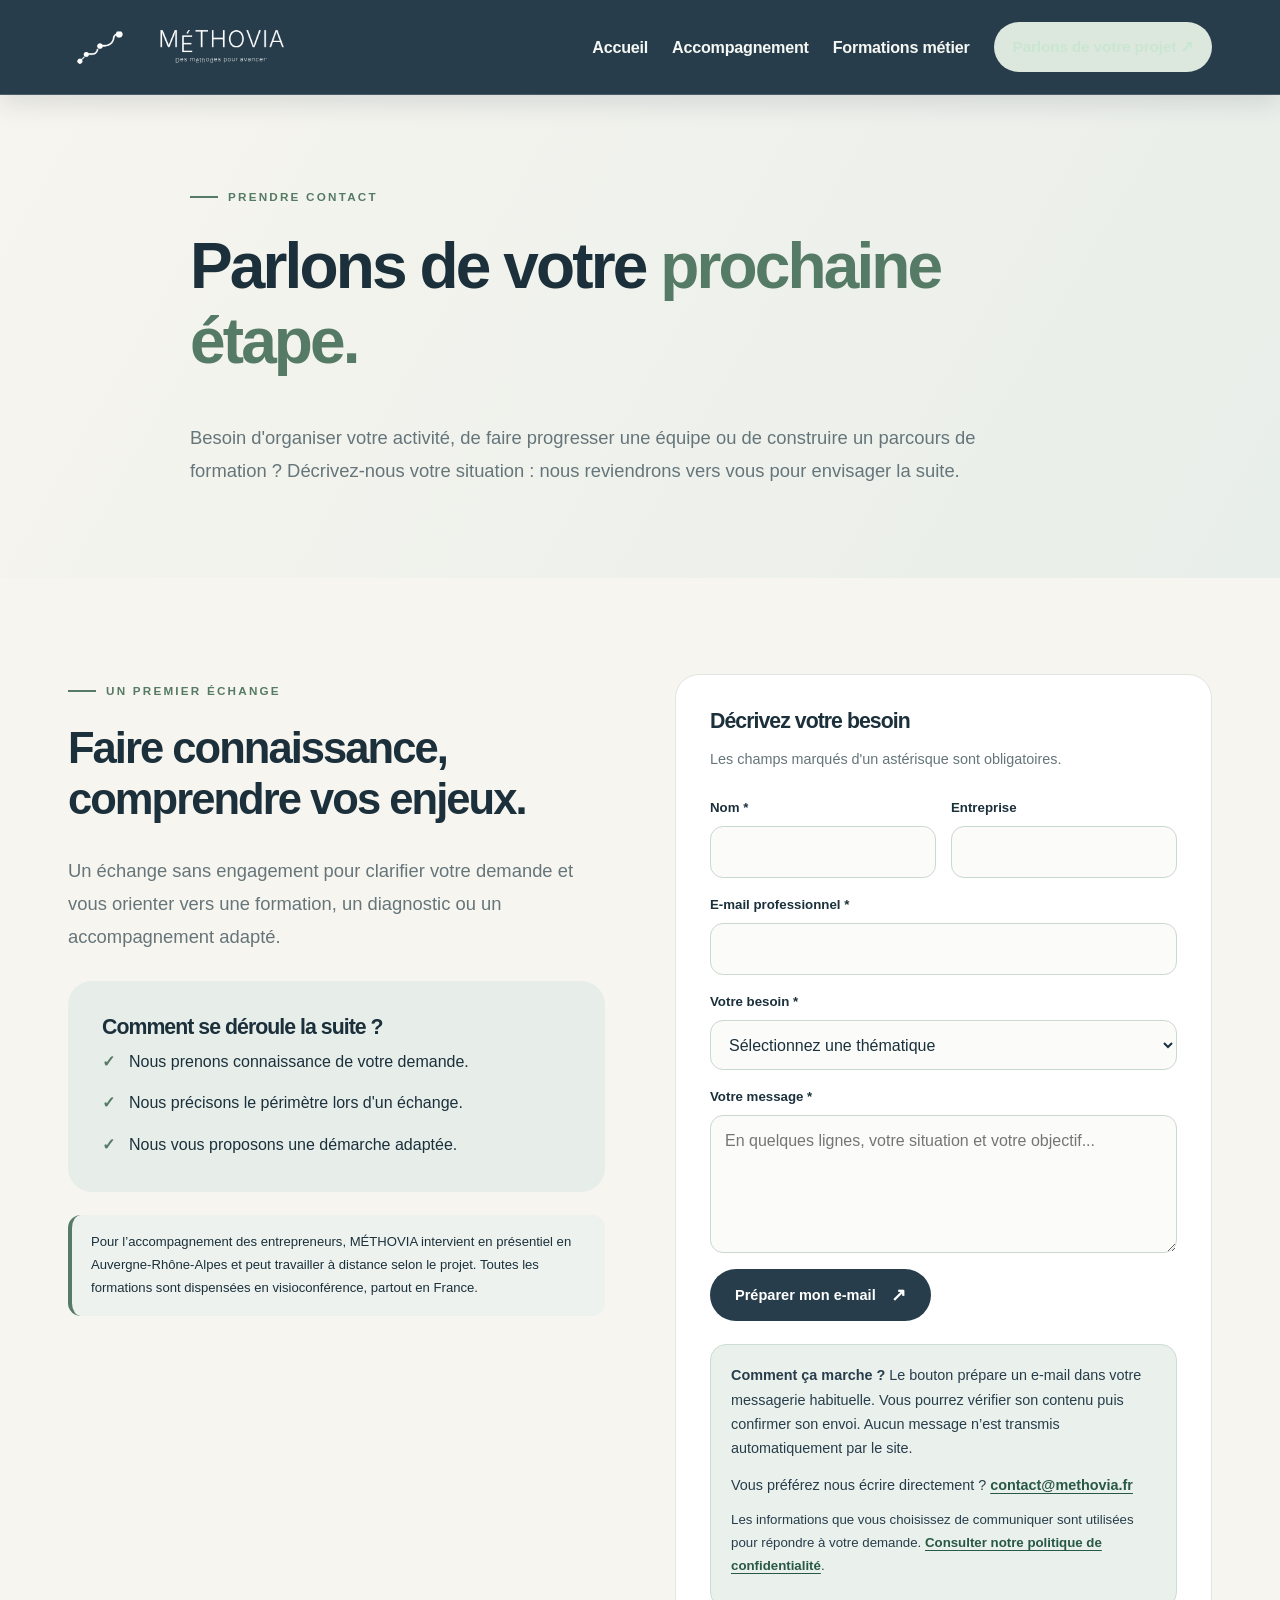
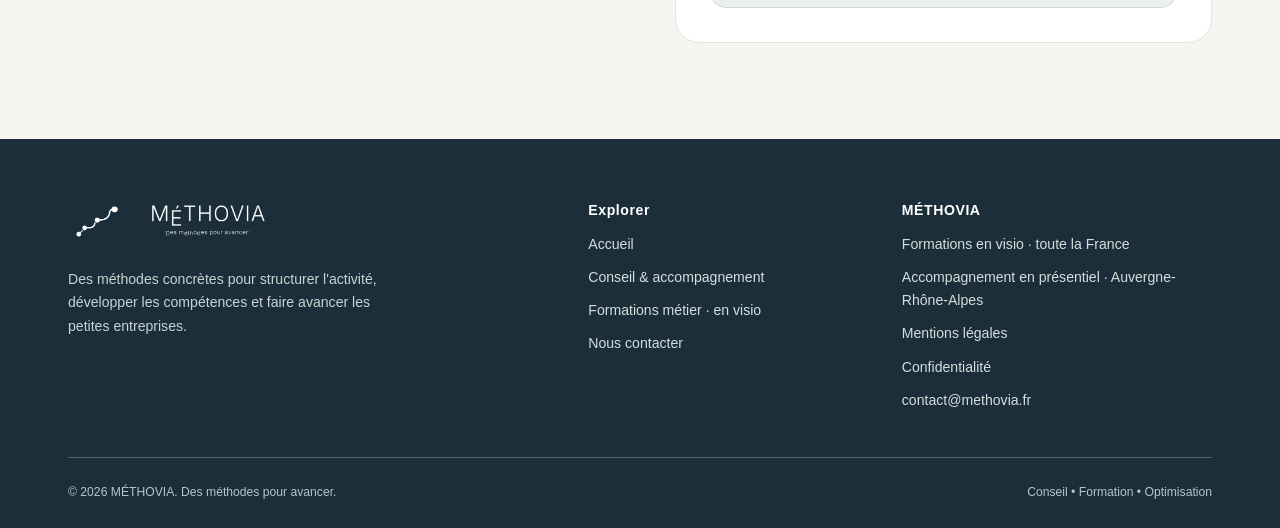
<file: contact/index.html>
<!DOCTYPE html>

<html lang="fr"><head><meta charset="utf-8"/><meta content="width=device-width, initial-scale=1" name="viewport"/><meta content="#273D4B" name="theme-color"/><meta content="Contactez MÉTHOVIA pour un conseil en organisation, un accompagnement d’entreprise ou une formation immobilière en visioconférence." name="description"/><meta content="index,follow,max-image-preview:large" name="robots"/><meta content="website" property="og:type"/><meta content="fr_FR" property="og:locale"/><meta content="Contacter MÉTHOVIA — Conseil et formations métier" property="og:title"/><meta content="Contactez MÉTHOVIA pour un conseil en organisation, un accompagnement d’entreprise ou une formation immobilière en visioconférence." property="og:description"/><link href="../assets/favicon-64.png" rel="icon" sizes="64x64" type="image/png"/><link href="../assets/favicon-192.png" rel="apple-touch-icon"/><link href="../assets/style.css" rel="stylesheet"/><script defer="" src="../assets/main.js"></script><title>Contacter MÉTHOVIA — Conseil et formations métier</title><meta content="https://methovia.fr/contact/" property="og:url"/><meta content="https://methovia.fr/assets/methovia-social.jpg" property="og:image"/><meta content="1200" property="og:image:width"/><meta content="630" property="og:image:height"/><meta content="summary_large_image" name="twitter:card"/><link href="https://methovia.fr/contact/" rel="canonical"/><script defer="" src="/assets/contact-email.js"></script></head><body><a class="skip" href="#contenu">Aller au contenu</a><header class="site-header"><div class="container header-inner"><a aria-label="MÉTHOVIA — Accueil" class="brand" href="../index.html"><img alt="MÉTHOVIA — Des méthodes pour avancer" height="51" src="../assets/logo-blanc.png" width="220"/></a><button aria-controls="navigation" aria-expanded="false" aria-label="Ouvrir la navigation" class="menu-toggle" data-menu-toggle="" type="button">☰ Menu</button><nav aria-label="Navigation principale" class="nav" data-main-nav="" data-open="false" id="navigation"><a href="../index.html">Accueil</a><a href="../accompagnement/index.html">Accompagnement</a><a href="../formations-immobilieres/index.html">Formations métier</a><a aria-current="page" class="nav-cta" href="index.html">Parlons de votre projet ↗</a></nav></div></header><main id="contenu">
<section class="page-hero"><div class="container page-hero-inner"><p class="eyebrow">Prendre contact</p><h1>Parlons de votre <em>prochaine étape.</em></h1><p class="lead">Besoin d'organiser votre activité, de faire progresser une équipe ou de construire un parcours de formation ? Décrivez-nous votre situation : nous reviendrons vers vous pour envisager la suite.</p></div></section>
<section class="section"><div class="container grid2" style="gap:70px;align-items:start"><div><p class="eyebrow">Un premier échange</p><h2>Faire connaissance, comprendre vos enjeux.</h2><p class="lead">Un échange sans engagement pour clarifier votre demande et vous orienter vers une formation, un diagnostic ou un accompagnement adapté.</p><div class="callout" style="margin-top:28px"><div><h3>Comment se déroule la suite ?</h3><ul class="check-list"><li>Nous prenons connaissance de votre demande.</li><li>Nous précisons le périmètre lors d'un échange.</li><li>Nous vous proposons une démarche adaptée.</li></ul></div></div><p class="muted contact-intervention" style="font-size:.82rem;margin-top:23px">Pour l’accompagnement des entrepreneurs, MÉTHOVIA intervient en présentiel en Auvergne-Rhône-Alpes et peut travailler à distance selon le projet. Toutes les formations sont dispensées en visioconférence, partout en France.</p></div><div class="form-card"><h3>Décrivez votre besoin</h3><p class="muted" style="font-size:.9rem;margin-bottom:25px">Les champs marqués d'un astérisque sont obligatoires.</p><form aria-describedby="email-note" data-email-composer="" id="contact-email" method="post"><div class="form-grid"><div class="field"><label for="nom">Nom *</label><input autocomplete="name" id="nom" maxlength="100" name="nom" required=""/></div><div class="field"><label for="entreprise">Entreprise</label><input autocomplete="organization" id="entreprise" maxlength="120" name="entreprise"/></div></div><div class="field"><label for="email">E-mail professionnel *</label><input autocomplete="email" id="email" maxlength="180" name="email" required="" type="email"/></div><div class="field"><label for="sujet">Votre besoin *</label><select id="sujet" name="sujet" required=""><option value="">Sélectionnez une thématique</option><option>Conseil et organisation</option><option>Formations métier (immobilier) — en visioconférence</option><option>Analyse d'investissement immobilier</option><option>Automatisation et IA</option><option>Autre demande</option></select></div><div class="field"><label for="message">Votre message *</label><textarea id="message" maxlength="3000" name="message" placeholder="En quelques lignes, votre situation et votre objectif..." required=""></textarea></div><button class="btn btn-primary btn-arrow" disabled="disabled" type="submit">Préparer mon e-mail</button></form><div class="contact-email-info"><p id="email-note"><strong>Comment ça marche ?</strong> Le bouton prépare un e-mail dans votre messagerie habituelle. Vous pourrez vérifier son contenu puis confirmer son envoi. Aucun message n’est transmis automatiquement par le site.</p><p>Vous préférez nous écrire directement ? <a href="mailto:contact@methovia.fr">contact@methovia.fr</a></p><p class="mini-confidentialite">Les informations que vous choisissez de communiquer sont utilisées pour répondre à votre demande. <a href="/confidentialite/">Consulter notre politique de confidentialité</a>.</p><div aria-live="polite" class="email-feedback" hidden="" id="email-feedback" role="status"></div></div></div></div></section></main><footer class="footer"><div class="container"><div class="footer-grid"><div><a aria-label="Retour à l'accueil" href="../index.html"><img alt="MÉTHOVIA" class="footer-brand" src="../assets/logo-blanc.png"/></a><p>Des méthodes concrètes pour structurer l'activité, développer les compétences et faire avancer les petites entreprises.</p></div><div><h4>Explorer</h4><div class="footer-links"><a href="../index.html">Accueil</a><a href="../accompagnement/index.html">Conseil &amp; accompagnement</a><a href="../formations-immobilieres/index.html">Formations métier · en visio</a><a href="index.html">Nous contacter</a></div></div><div><h4>MÉTHOVIA</h4><div class="footer-links"><span>Formations en visio · toute la France</span><span>Accompagnement en présentiel · Auvergne-Rhône-Alpes</span><a href="../mentions-legales/index.html">Mentions légales</a><a href="../confidentialite/index.html">Confidentialité</a><a href="mailto:contact@methovia.fr">contact@methovia.fr</a></div></div></div><div class="footer-bottom"><span>© <span data-year="">2026</span> MÉTHOVIA. Des méthodes pour avancer.</span><span>Conseil • Formation • Optimisation</span></div></div></footer></body></html>
</file>
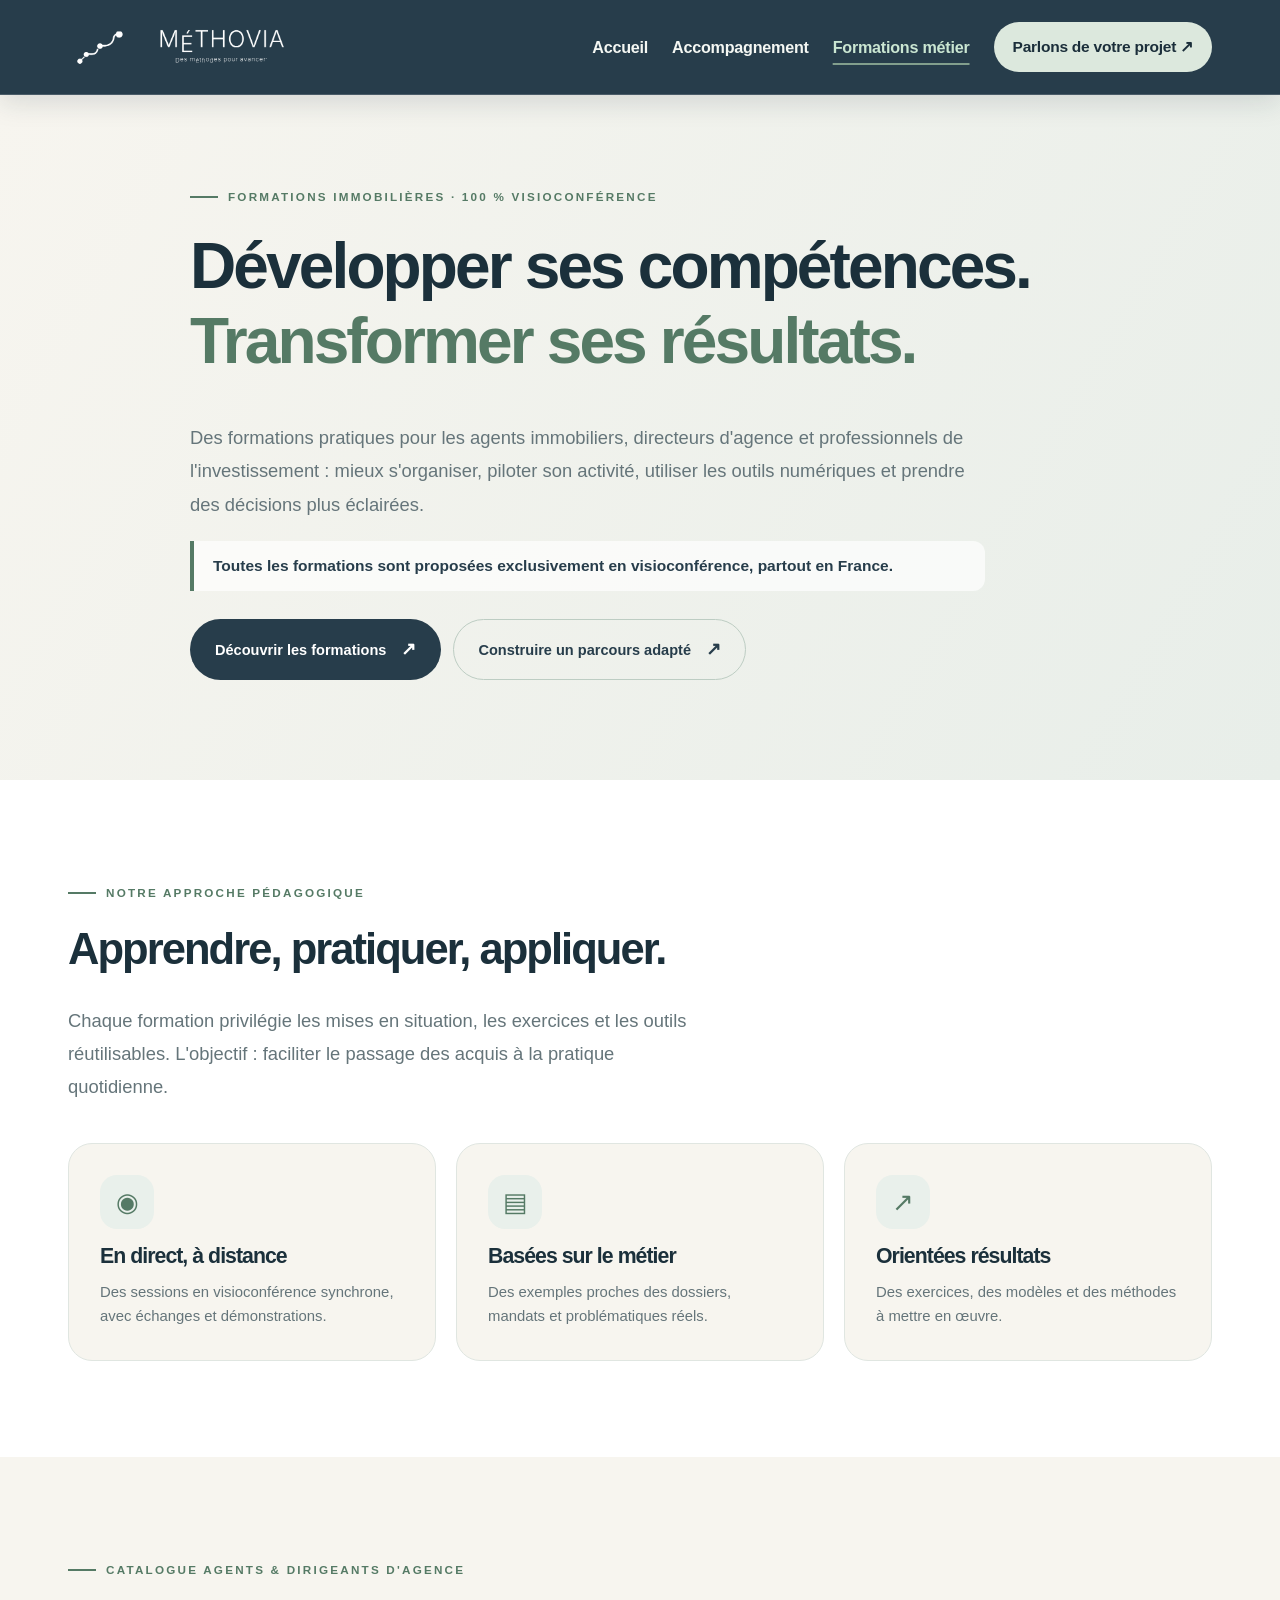
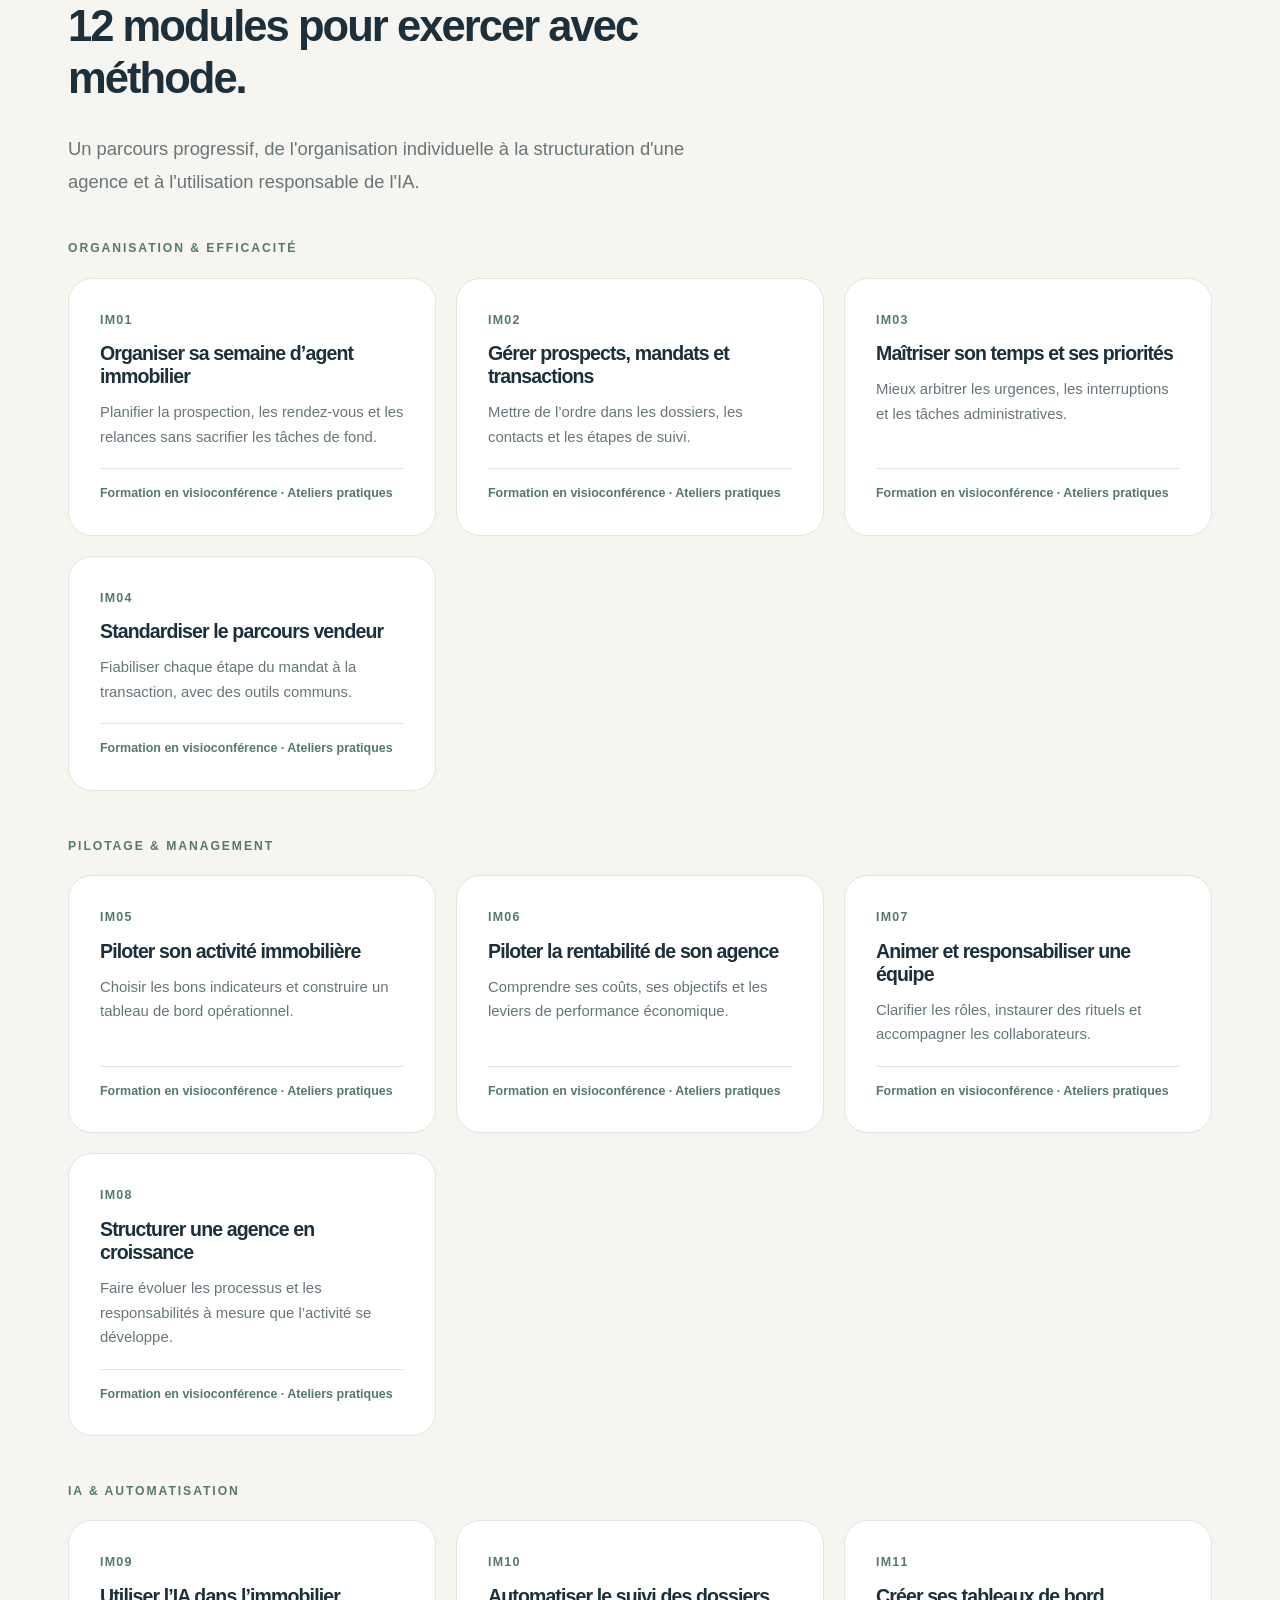
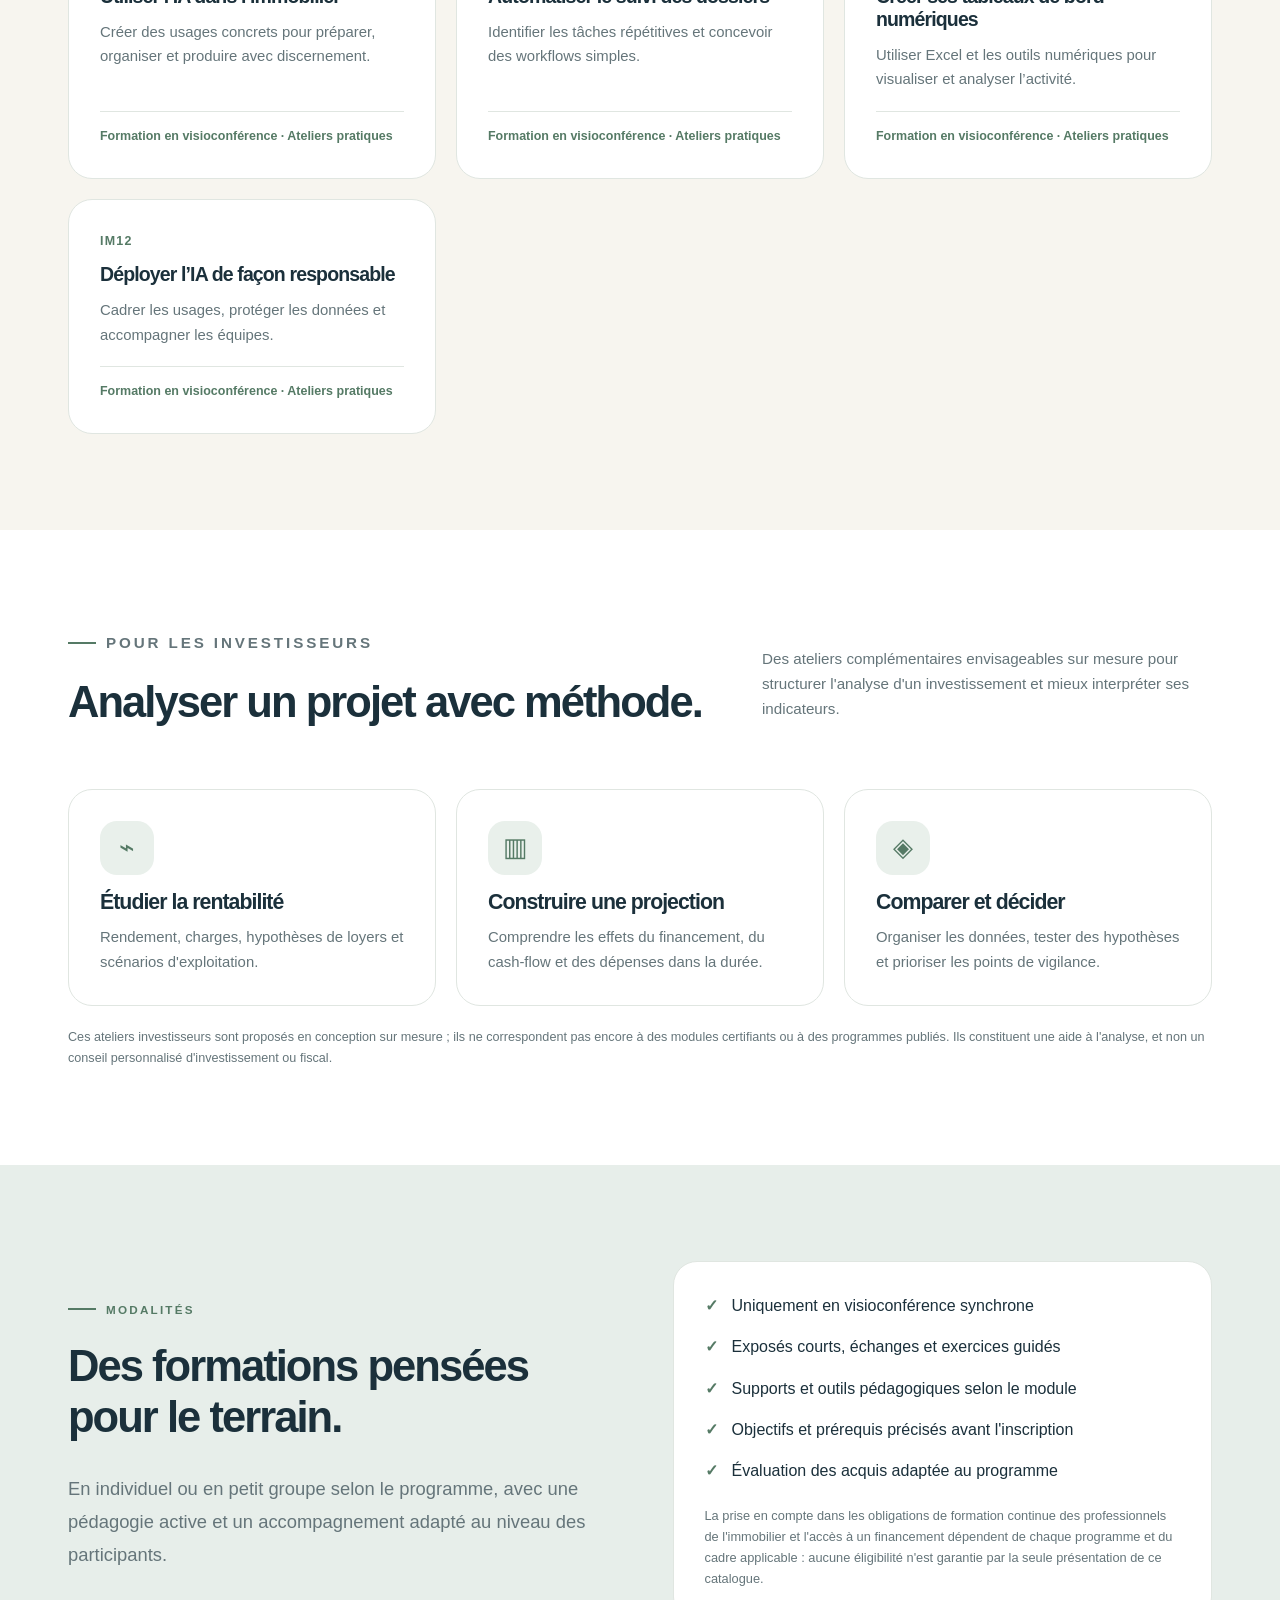
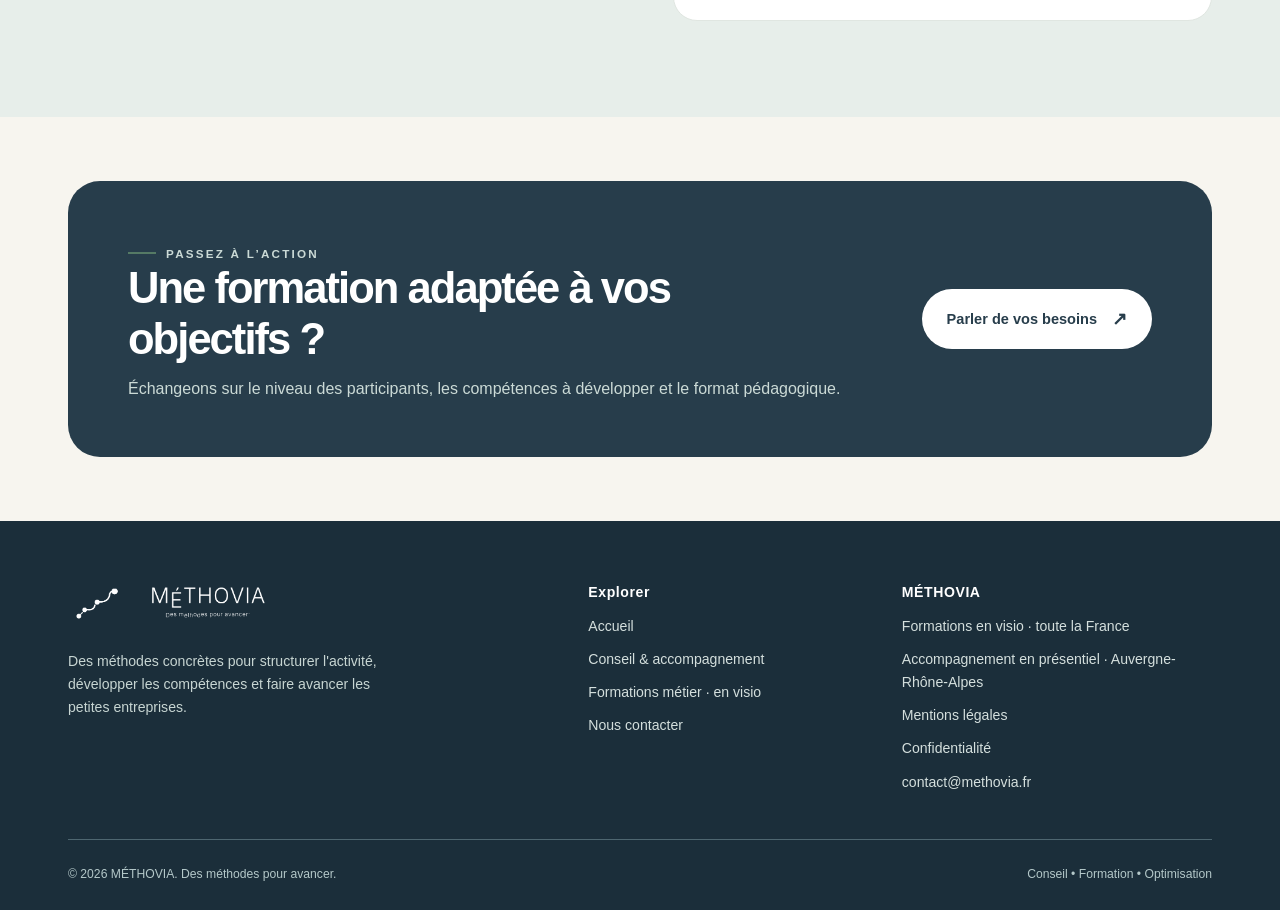
<file: formations-immobilieres/index.html>
<!DOCTYPE html>

<html lang="fr"><head><meta charset="utf-8"/><meta content="width=device-width, initial-scale=1" name="viewport"/><meta content="#273D4B" name="theme-color"/><meta content="Formations métier en visioconférence pour agents immobiliers, directeurs d’agence et investisseurs : organisation, pilotage, IA et analyse de projets." name="description"/><meta content="index,follow,max-image-preview:large" name="robots"/><meta content="website" property="og:type"/><meta content="fr_FR" property="og:locale"/><meta content="Formations immobilières en visioconférence | MÉTHOVIA" property="og:title"/><meta content="Formations métier en visioconférence pour agents immobiliers, directeurs d’agence et investisseurs : organisation, pilotage, IA et analyse de projets." property="og:description"/><link href="../assets/favicon-64.png" rel="icon" sizes="64x64" type="image/png"/><link href="../assets/favicon-192.png" rel="apple-touch-icon"/><link href="../assets/style.css" rel="stylesheet"/><script defer="" src="../assets/main.js"></script><title>Formations immobilières en visioconférence | MÉTHOVIA</title><meta content="https://methovia.fr/formations-immobilieres/" property="og:url"/><meta content="https://methovia.fr/assets/methovia-social.jpg" property="og:image"/><meta content="1200" property="og:image:width"/><meta content="630" property="og:image:height"/><meta content="summary_large_image" name="twitter:card"/><link href="https://methovia.fr/formations-immobilieres/" rel="canonical"/></head><body><a class="skip" href="#contenu">Aller au contenu</a><header class="site-header"><div class="container header-inner"><a aria-label="MÉTHOVIA — Accueil" class="brand" href="../index.html"><img alt="MÉTHOVIA — Des méthodes pour avancer" height="51" src="../assets/logo-blanc.png" width="220"/></a><button aria-controls="navigation" aria-expanded="false" aria-label="Ouvrir la navigation" class="menu-toggle" data-menu-toggle="" type="button">☰ Menu</button><nav aria-label="Navigation principale" class="nav" data-main-nav="" data-open="false" id="navigation"><a href="../index.html">Accueil</a><a href="../accompagnement/index.html">Accompagnement</a><a aria-current="page" href="index.html">Formations métier</a><a class="nav-cta" href="../contact/index.html">Parlons de votre projet ↗</a></nav></div></header><main id="contenu">
<section class="page-hero"><div class="container page-hero-inner"><p class="eyebrow">Formations immobilières · 100 % visioconférence</p><h1>Développer ses compétences. <em>Transformer ses résultats.</em></h1><p class="lead">Des formations pratiques pour les agents immobiliers, directeurs d'agence et professionnels de l'investissement : mieux s'organiser, piloter son activité, utiliser les outils numériques et prendre des décisions plus éclairées.</p><p class="modality-line">Toutes les formations sont proposées exclusivement en visioconférence, partout en France.</p><div class="hero-actions"><a class="btn btn-primary btn-arrow" href="#catalogue">Découvrir les formations</a><a class="btn btn-outline btn-arrow" href="../contact/index.html">Construire un parcours adapté</a></div></div></section>
<section class="section section-light"><div class="container"><div class="intro"><p class="eyebrow">Notre approche pédagogique</p><h2>Apprendre, pratiquer, appliquer.</h2><p class="lead">Chaque formation privilégie les mises en situation, les exercices et les outils réutilisables. L'objectif : faciliter le passage des acquis à la pratique quotidienne.</p></div><div class="grid3"><div class="panel panel-soft"><div class="symbol">◉</div><h3>En direct, à distance</h3><p>Des sessions en visioconférence synchrone, avec échanges et démonstrations.</p></div><div class="panel panel-soft"><div class="symbol">▤</div><h3>Basées sur le métier</h3><p>Des exemples proches des dossiers, mandats et problématiques réels.</p></div><div class="panel panel-soft"><div class="symbol">↗</div><h3>Orientées résultats</h3><p>Des exercices, des modèles et des méthodes à mettre en œuvre.</p></div></div></div></section>
<section class="section" id="catalogue"><div class="container"><div class="intro"><p class="eyebrow">Catalogue agents &amp; dirigeants d'agence</p><h2>12 modules pour exercer avec méthode.</h2><p class="lead">Un parcours progressif, de l'organisation individuelle à la structuration d'une agence et à l'utilisation responsable de l'IA.</p></div><p class="kicker" style="margin:0 0 19px">Organisation &amp; efficacité</p><div class="grid3"><article class="panel module"><span class="number">IM01</span><h3>Organiser sa semaine d’agent immobilier</h3><p>Planifier la prospection, les rendez-vous et les relances sans sacrifier les tâches de fond.</p><div class="meta">Formation en visioconférence · Ateliers pratiques</div></article><article class="panel module"><span class="number">IM02</span><h3>Gérer prospects, mandats et transactions</h3><p>Mettre de l’ordre dans les dossiers, les contacts et les étapes de suivi.</p><div class="meta">Formation en visioconférence · Ateliers pratiques</div></article><article class="panel module"><span class="number">IM03</span><h3>Maîtriser son temps et ses priorités</h3><p>Mieux arbitrer les urgences, les interruptions et les tâches administratives.</p><div class="meta">Formation en visioconférence · Ateliers pratiques</div></article><article class="panel module"><span class="number">IM04</span><h3>Standardiser le parcours vendeur</h3><p>Fiabiliser chaque étape du mandat à la transaction, avec des outils communs.</p><div class="meta">Formation en visioconférence · Ateliers pratiques</div></article></div><p class="kicker" style="margin:45px 0 19px">Pilotage &amp; management</p><div class="grid3"><article class="panel module"><span class="number">IM05</span><h3>Piloter son activité immobilière</h3><p>Choisir les bons indicateurs et construire un tableau de bord opérationnel.</p><div class="meta">Formation en visioconférence · Ateliers pratiques</div></article><article class="panel module"><span class="number">IM06</span><h3>Piloter la rentabilité de son agence</h3><p>Comprendre ses coûts, ses objectifs et les leviers de performance économique.</p><div class="meta">Formation en visioconférence · Ateliers pratiques</div></article><article class="panel module"><span class="number">IM07</span><h3>Animer et responsabiliser une équipe</h3><p>Clarifier les rôles, instaurer des rituels et accompagner les collaborateurs.</p><div class="meta">Formation en visioconférence · Ateliers pratiques</div></article><article class="panel module"><span class="number">IM08</span><h3>Structurer une agence en croissance</h3><p>Faire évoluer les processus et les responsabilités à mesure que l’activité se développe.</p><div class="meta">Formation en visioconférence · Ateliers pratiques</div></article></div><p class="kicker" style="margin:45px 0 19px">IA &amp; automatisation</p><div class="grid3"><article class="panel module"><span class="number">IM09</span><h3>Utiliser l’IA dans l’immobilier</h3><p>Créer des usages concrets pour préparer, organiser et produire avec discernement.</p><div class="meta">Formation en visioconférence · Ateliers pratiques</div></article><article class="panel module"><span class="number">IM10</span><h3>Automatiser le suivi des dossiers</h3><p>Identifier les tâches répétitives et concevoir des workflows simples.</p><div class="meta">Formation en visioconférence · Ateliers pratiques</div></article><article class="panel module"><span class="number">IM11</span><h3>Créer ses tableaux de bord numériques</h3><p>Utiliser Excel et les outils numériques pour visualiser et analyser l’activité.</p><div class="meta">Formation en visioconférence · Ateliers pratiques</div></article><article class="panel module"><span class="number">IM12</span><h3>Déployer l’IA de façon responsable</h3><p>Cadrer les usages, protéger les données et accompagner les équipes.</p><div class="meta">Formation en visioconférence · Ateliers pratiques</div></article></div></div></section>
<section class="section section-light" id="investisseurs"><div class="container"><div class="divider-heading"><div><p class="eyebrow">Pour les investisseurs</p><h2>Analyser un projet avec méthode.</h2></div><p>Des ateliers complémentaires envisageables sur mesure pour structurer l'analyse d'un investissement et mieux interpréter ses indicateurs.</p></div><div class="grid3"><div class="panel"><div class="symbol">⌁</div><h3>Étudier la rentabilité</h3><p>Rendement, charges, hypothèses de loyers et scénarios d'exploitation.</p></div><div class="panel"><div class="symbol">▥</div><h3>Construire une projection</h3><p>Comprendre les effets du financement, du cash-flow et des dépenses dans la durée.</p></div><div class="panel"><div class="symbol">◈</div><h3>Comparer et décider</h3><p>Organiser les données, tester des hypothèses et prioriser les points de vigilance.</p></div></div><p class="muted" style="font-size:.79rem;margin:21px 0 0">Ces ateliers investisseurs sont proposés en conception sur mesure ; ils ne correspondent pas encore à des modules certifiants ou à des programmes publiés. Ils constituent une aide à l'analyse, et non un conseil personnalisé d'investissement ou fiscal.</p></div></section>
<section class="section section-sage"><div class="container grid2" style="gap:65px;align-items:center"><div><p class="eyebrow">Modalités</p><h2>Des formations pensées pour le terrain.</h2><p class="lead">En individuel ou en petit groupe selon le programme, avec une pédagogie active et un accompagnement adapté au niveau des participants.</p></div><div class="panel"><ul class="check-list"><li>Uniquement en visioconférence synchrone</li><li>Exposés courts, échanges et exercices guidés</li><li>Supports et outils pédagogiques selon le module</li><li>Objectifs et prérequis précisés avant l'inscription</li><li>Évaluation des acquis adaptée au programme</li></ul><p class="muted" style="font-size:.8rem;margin:20px 0 0">La prise en compte dans les obligations de formation continue des professionnels de l'immobilier et l'accès à un financement dépendent de chaque programme et du cadre applicable : aucune éligibilité n'est garantie par la seule présentation de ce catalogue.</p></div></div></section>
<section class="section-tight"><div class="container"><div class="cta-block"><div><p class="eyebrow">Passez à l’action</p><h2>Une formation adaptée à vos objectifs ?</h2><p>Échangeons sur le niveau des participants, les compétences à développer et le format pédagogique.</p></div><a class="btn btn-white btn-arrow" href="../contact/index.html">Parler de vos besoins</a></div></div></section></main><footer class="footer"><div class="container"><div class="footer-grid"><div><a aria-label="Retour à l'accueil" href="../index.html"><img alt="MÉTHOVIA" class="footer-brand" src="../assets/logo-blanc.png"/></a><p>Des méthodes concrètes pour structurer l'activité, développer les compétences et faire avancer les petites entreprises.</p></div><div><h4>Explorer</h4><div class="footer-links"><a href="../index.html">Accueil</a><a href="../accompagnement/index.html">Conseil &amp; accompagnement</a><a href="index.html">Formations métier · en visio</a><a href="../contact/index.html">Nous contacter</a></div></div><div><h4>MÉTHOVIA</h4><div class="footer-links"><span>Formations en visio · toute la France</span><span>Accompagnement en présentiel · Auvergne-Rhône-Alpes</span><a href="../mentions-legales/index.html">Mentions légales</a><a href="../confidentialite/index.html">Confidentialité</a><a href="mailto:contact@methovia.fr">contact@methovia.fr</a></div></div></div><div class="footer-bottom"><span>© <span data-year="">2026</span> MÉTHOVIA. Des méthodes pour avancer.</span><span>Conseil • Formation • Optimisation</span></div></div></footer></body></html>
</file>
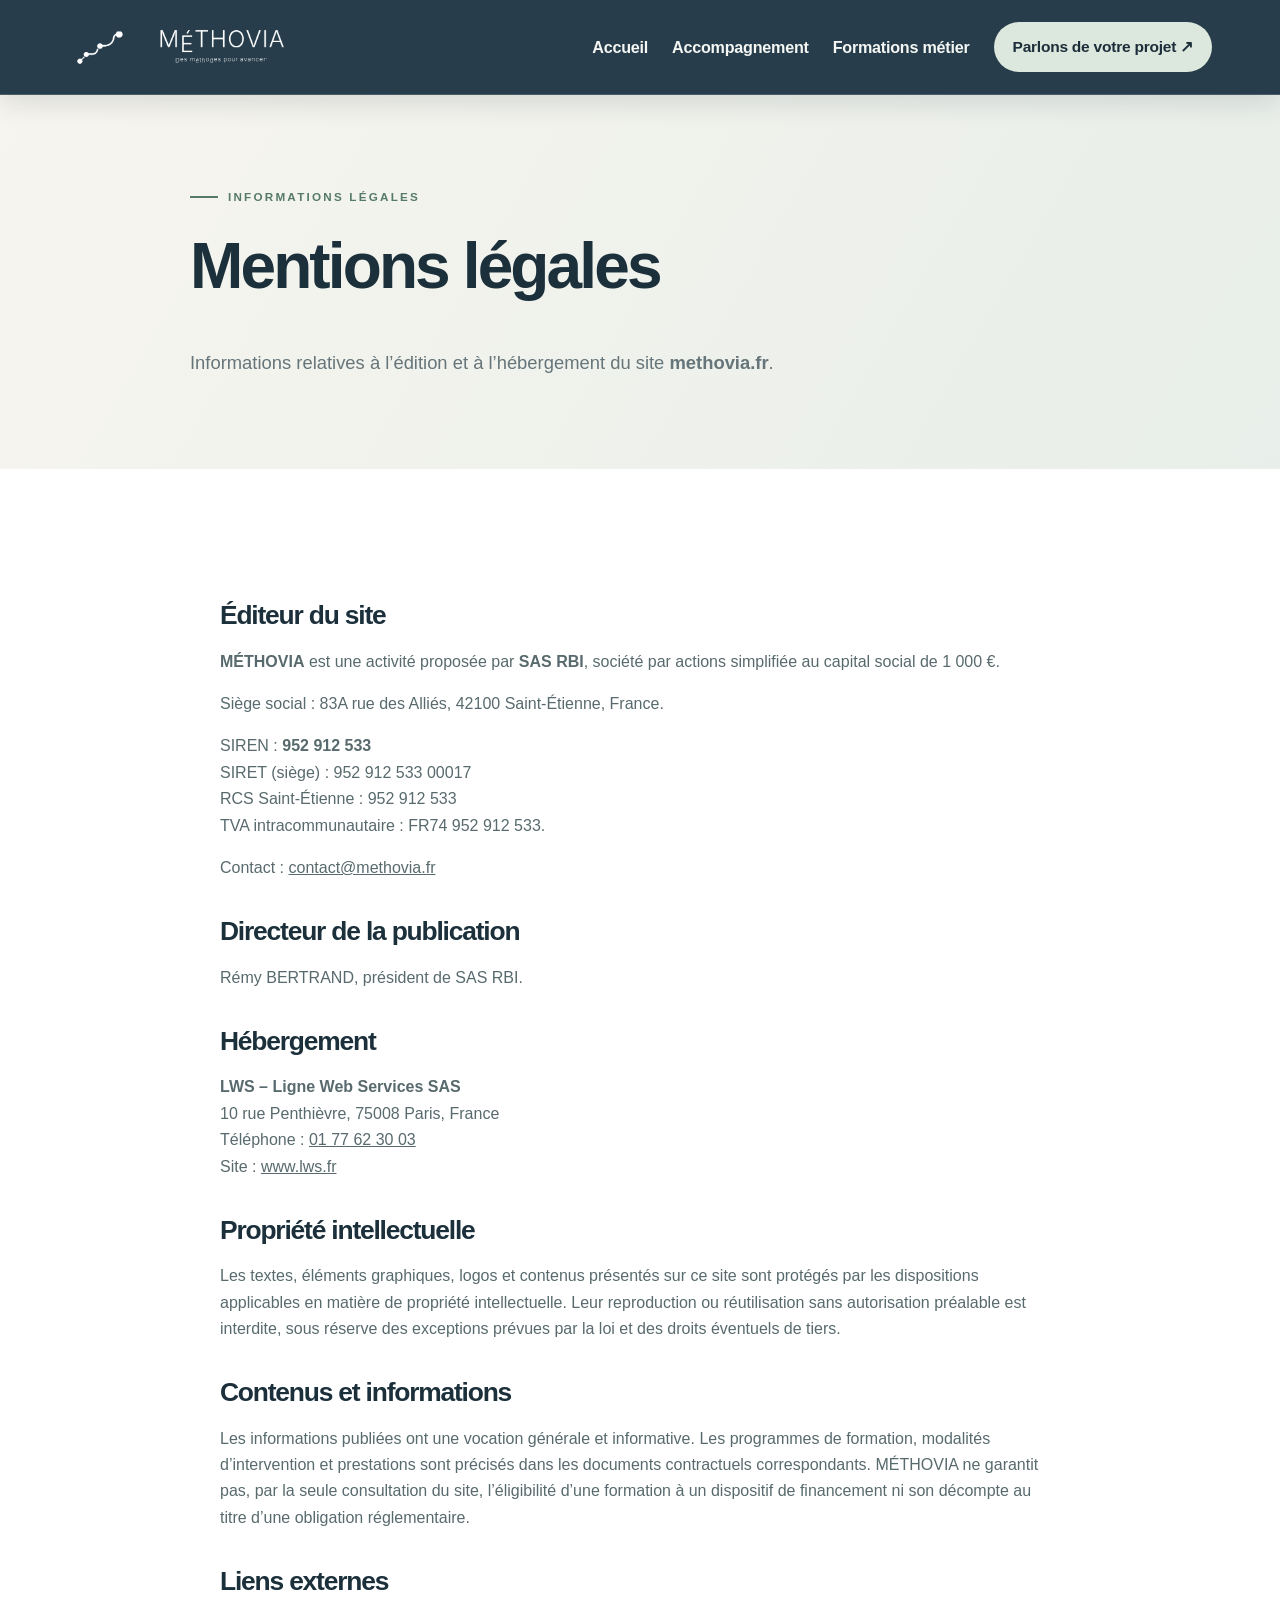
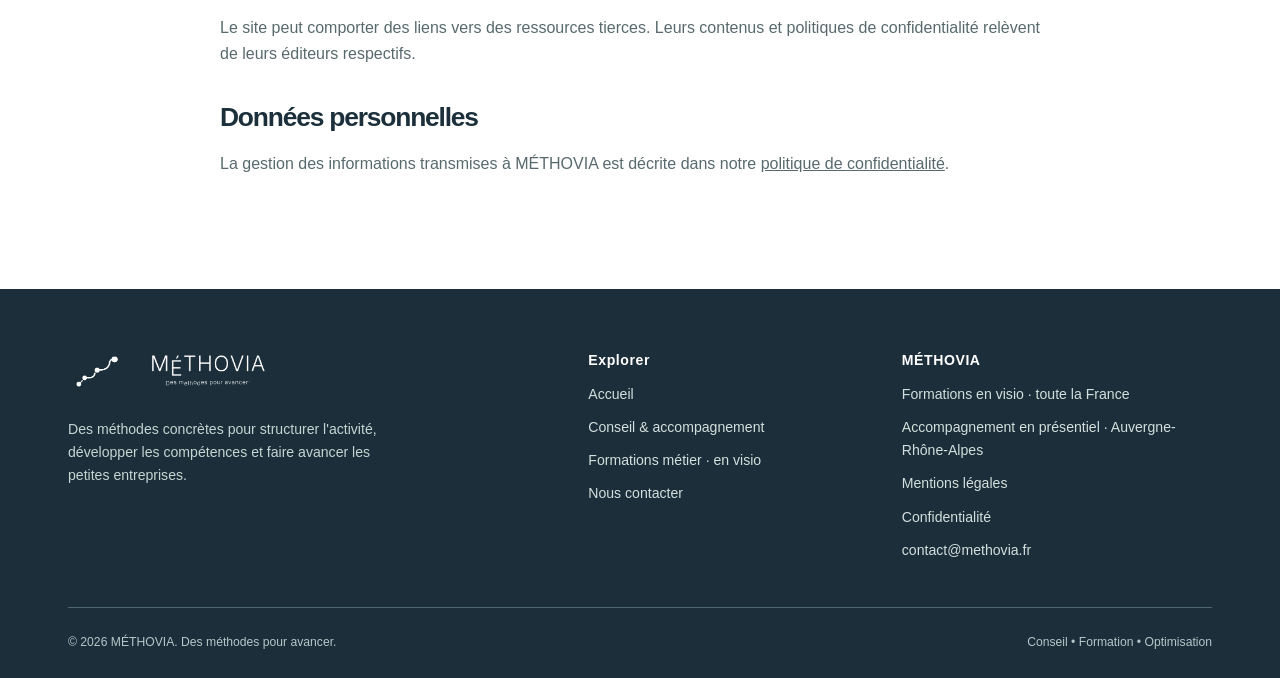
<file: mentions-legales/index.html>
<!DOCTYPE html>

<html lang="fr"><head><meta charset="utf-8"/><meta content="width=device-width, initial-scale=1" name="viewport"/><meta content="#273D4B" name="theme-color"/><meta content="Mentions légales du site methovia.fr : éditeur SAS RBI, coordonnées, immatriculation et hébergeur LWS." name="description"/><meta content="index,follow,max-image-preview:large" name="robots"/><meta content="website" property="og:type"/><meta content="fr_FR" property="og:locale"/><meta content="Mentions légales | MÉTHOVIA" property="og:title"/><meta content="Mentions légales du site methovia.fr : éditeur SAS RBI, coordonnées, immatriculation et hébergeur LWS." property="og:description"/><link href="../assets/favicon-64.png" rel="icon" sizes="64x64" type="image/png"/><link href="../assets/favicon-192.png" rel="apple-touch-icon"/><link href="../assets/style.css" rel="stylesheet"/><script defer="" src="../assets/main.js"></script><title>Mentions légales | MÉTHOVIA</title><meta content="https://methovia.fr/mentions-legales/" property="og:url"/><meta content="https://methovia.fr/assets/methovia-social.jpg" property="og:image"/><meta content="1200" property="og:image:width"/><meta content="630" property="og:image:height"/><meta content="summary_large_image" name="twitter:card"/><link href="https://methovia.fr/mentions-legales/" rel="canonical"/></head><body><a class="skip" href="#contenu">Aller au contenu</a><header class="site-header"><div class="container header-inner"><a aria-label="MÉTHOVIA — Accueil" class="brand" href="../index.html"><img alt="MÉTHOVIA — Des méthodes pour avancer" height="51" src="../assets/logo-blanc.png" width="220"/></a><button aria-controls="navigation" aria-expanded="false" aria-label="Ouvrir la navigation" class="menu-toggle" data-menu-toggle="" type="button">☰ Menu</button><nav aria-label="Navigation principale" class="nav" data-main-nav="" data-open="false" id="navigation"><a href="../index.html">Accueil</a><a href="../accompagnement/index.html">Accompagnement</a><a href="../formations-immobilieres/index.html">Formations métier</a><a class="nav-cta" href="../contact/index.html">Parlons de votre projet ↗</a></nav></div></header><main id="contenu">
<section class="page-hero"><div class="container page-hero-inner">
<p class="eyebrow">Informations légales</p><h1>Mentions légales</h1>
<p class="lead">Informations relatives à l’édition et à l’hébergement du site <strong>methovia.fr</strong>.</p>
</div></section>
<section class="section section-light"><div class="container article">
<h2>Éditeur du site</h2>
<p><strong>MÉTHOVIA</strong> est une activité proposée par <strong>SAS RBI</strong>, société par actions simplifiée au capital social de 1 000 €.</p>
<p>Siège social : 83A rue des Alliés, 42100 Saint-Étienne, France.</p>
<p>SIREN : <strong>952 912 533</strong><br/>SIRET (siège) : 952 912 533 00017<br/>RCS Saint-Étienne : 952 912 533<br/>TVA intracommunautaire : FR74 952 912 533.</p>
<p>Contact : <a href="mailto:contact@methovia.fr">contact@methovia.fr</a></p>
<h2>Directeur de la publication</h2>
<p>Rémy BERTRAND, président de SAS RBI.</p>
<h2>Hébergement</h2>
<p><strong>LWS – Ligne Web Services SAS</strong><br/>10 rue Penthièvre, 75008 Paris, France<br/>Téléphone : <a href="tel:+33177623003">01 77 62 30 03</a><br/>Site : <a href="https://www.lws.fr/" rel="noopener noreferrer" target="_blank">www.lws.fr</a></p>
<h2>Propriété intellectuelle</h2>
<p>Les textes, éléments graphiques, logos et contenus présentés sur ce site sont protégés par les dispositions applicables en matière de propriété intellectuelle. Leur reproduction ou réutilisation sans autorisation préalable est interdite, sous réserve des exceptions prévues par la loi et des droits éventuels de tiers.</p>
<h2>Contenus et informations</h2>
<p>Les informations publiées ont une vocation générale et informative. Les programmes de formation, modalités d’intervention et prestations sont précisés dans les documents contractuels correspondants. MÉTHOVIA ne garantit pas, par la seule consultation du site, l’éligibilité d’une formation à un dispositif de financement ni son décompte au titre d’une obligation réglementaire.</p>
<h2>Liens externes</h2>
<p>Le site peut comporter des liens vers des ressources tierces. Leurs contenus et politiques de confidentialité relèvent de leurs éditeurs respectifs.</p>
<h2>Données personnelles</h2>
<p>La gestion des informations transmises à MÉTHOVIA est décrite dans notre <a href="/confidentialite/">politique de confidentialité</a>.</p>
</div></section></main><footer class="footer"><div class="container"><div class="footer-grid"><div><a aria-label="Retour à l'accueil" href="../index.html"><img alt="MÉTHOVIA" class="footer-brand" src="../assets/logo-blanc.png"/></a><p>Des méthodes concrètes pour structurer l'activité, développer les compétences et faire avancer les petites entreprises.</p></div><div><h4>Explorer</h4><div class="footer-links"><a href="../index.html">Accueil</a><a href="../accompagnement/index.html">Conseil &amp; accompagnement</a><a href="../formations-immobilieres/index.html">Formations métier · en visio</a><a href="../contact/index.html">Nous contacter</a></div></div><div><h4>MÉTHOVIA</h4><div class="footer-links"><span>Formations en visio · toute la France</span><span>Accompagnement en présentiel · Auvergne-Rhône-Alpes</span><a href="index.html">Mentions légales</a><a href="../confidentialite/index.html">Confidentialité</a><a href="mailto:contact@methovia.fr">contact@methovia.fr</a></div></div></div><div class="footer-bottom"><span>© <span data-year="">2026</span> MÉTHOVIA. Des méthodes pour avancer.</span><span>Conseil • Formation • Optimisation</span></div></div></footer></body></html>
</file>
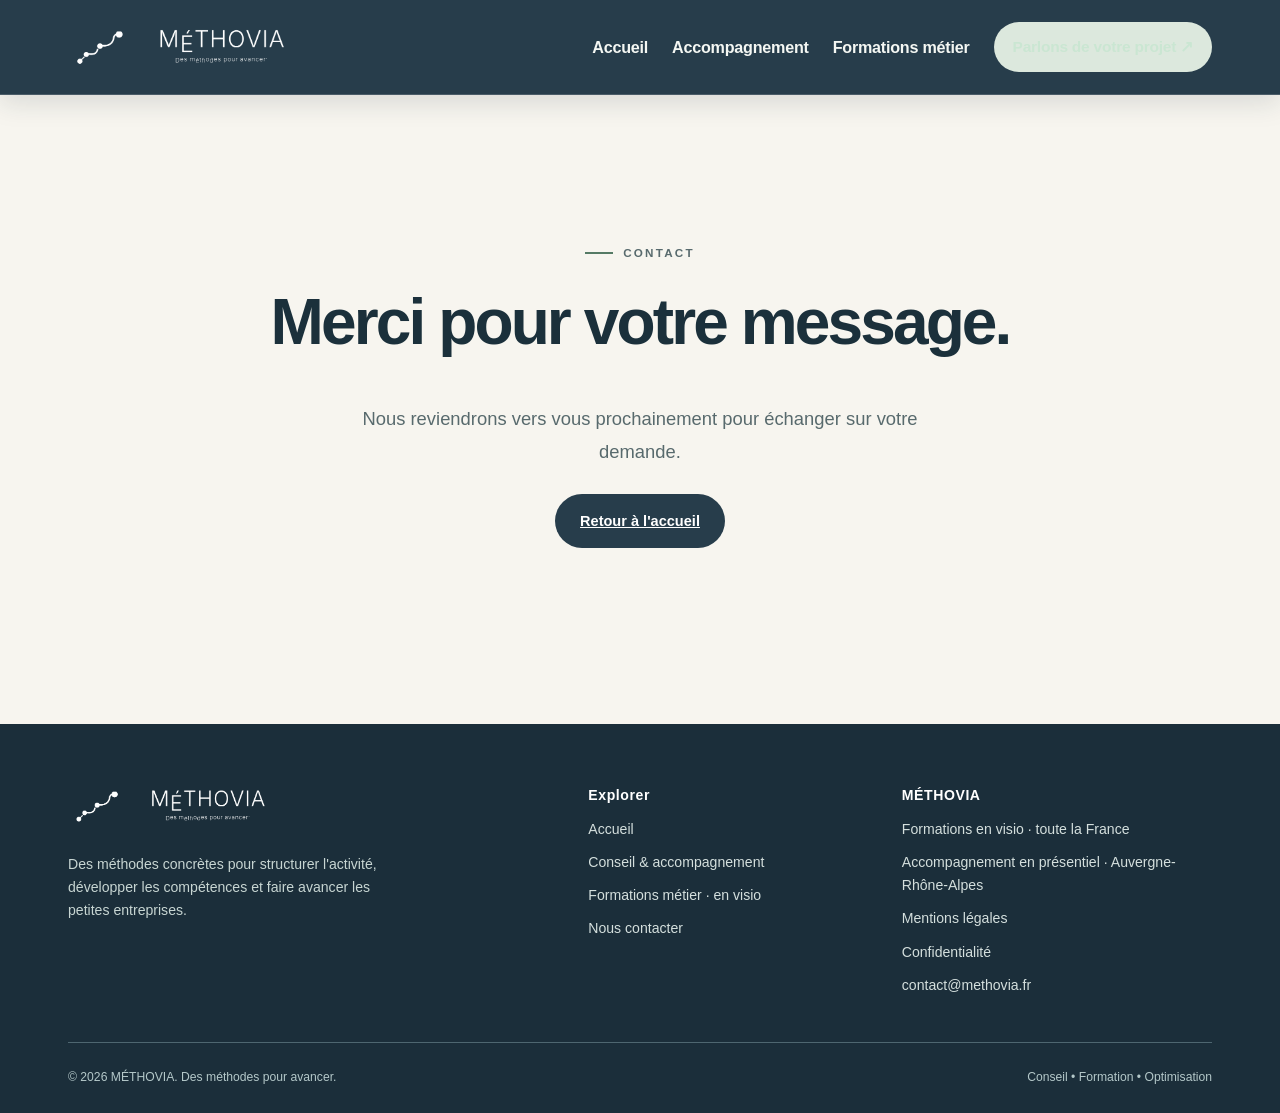
<file: merci/index.html>
<!DOCTYPE html>

<html lang="fr"><head><meta charset="utf-8"/><meta content="width=device-width, initial-scale=1" name="viewport"/><meta content="#273D4B" name="theme-color"/><meta content="MÉTHOVIA vous remercie pour votre message." name="description"/><meta content="noindex,follow" name="robots"/><meta content="website" property="og:type"/><meta content="fr_FR" property="og:locale"/><meta content="Merci pour votre message | MÉTHOVIA" property="og:title"/><meta content="MÉTHOVIA vous remercie pour votre message." property="og:description"/><link href="../assets/favicon-64.png" rel="icon" sizes="64x64" type="image/png"/><link href="../assets/favicon-192.png" rel="apple-touch-icon"/><link href="../assets/style.css" rel="stylesheet"/><script defer="" src="../assets/main.js"></script><title>Merci pour votre message | MÉTHOVIA</title><meta content="https://methovia.fr/merci/" property="og:url"/><meta content="https://methovia.fr/assets/methovia-social.jpg" property="og:image"/><meta content="1200" property="og:image:width"/><meta content="630" property="og:image:height"/><meta content="summary_large_image" name="twitter:card"/><link href="https://methovia.fr/merci/" rel="canonical"/></head><body><a class="skip" href="#contenu">Aller au contenu</a><header class="site-header"><div class="container header-inner"><a aria-label="MÉTHOVIA — Accueil" class="brand" href="../index.html"><img alt="MÉTHOVIA — Des méthodes pour avancer" height="51" src="../assets/logo-blanc.png" width="220"/></a><button aria-controls="navigation" aria-expanded="false" aria-label="Ouvrir la navigation" class="menu-toggle" data-menu-toggle="" type="button">☰ Menu</button><nav aria-label="Navigation principale" class="nav" data-main-nav="" data-open="false" id="navigation"><a href="../index.html">Accueil</a><a href="../accompagnement/index.html">Accompagnement</a><a href="../formations-immobilieres/index.html">Formations métier</a><a aria-current="page" class="nav-cta" href="../contact/index.html">Parlons de votre projet ↗</a></nav></div></header><main id="contenu"><section class="section"><div class="container article" style="text-align:center;padding:45px 0 80px"><p class="eyebrow">Contact</p><h1 style="font-size:clamp(2.5rem,5vw,4.4rem)">Merci pour votre message.</h1><p class="lead" style="margin:auto auto 26px">Nous reviendrons vers vous prochainement pour échanger sur votre demande.</p><a class="btn btn-primary" href="../index.html">Retour à l'accueil</a></div></section></main><footer class="footer"><div class="container"><div class="footer-grid"><div><a aria-label="Retour à l'accueil" href="../index.html"><img alt="MÉTHOVIA" class="footer-brand" src="../assets/logo-blanc.png"/></a><p>Des méthodes concrètes pour structurer l'activité, développer les compétences et faire avancer les petites entreprises.</p></div><div><h4>Explorer</h4><div class="footer-links"><a href="../index.html">Accueil</a><a href="../accompagnement/index.html">Conseil &amp; accompagnement</a><a href="../formations-immobilieres/index.html">Formations métier · en visio</a><a href="../contact/index.html">Nous contacter</a></div></div><div><h4>MÉTHOVIA</h4><div class="footer-links"><span>Formations en visio · toute la France</span><span>Accompagnement en présentiel · Auvergne-Rhône-Alpes</span><a href="../mentions-legales/index.html">Mentions légales</a><a href="../confidentialite/index.html">Confidentialité</a><a href="mailto:contact@methovia.fr">contact@methovia.fr</a></div></div></div><div class="footer-bottom"><span>© <span data-year="">2026</span> MÉTHOVIA. Des méthodes pour avancer.</span><span>Conseil • Formation • Optimisation</span></div></div></footer></body></html>
</file>
<file: assets/style.css>
:root{--navy:#273d4b;--navy-dark:#1b2e3a;--sage:#829f8d;--sage-dark:#557a65;--cream:#f7f5ef;--mist:#e0e6e3;--ink:#1b303b;--muted:#65757a;--border:#e0e6e1;--white:#fff;--shadow:0 24px 74px rgba(26,51,64,.08);--radius:24px}
*{box-sizing:border-box}html{scroll-behavior:smooth}body{margin:0;background:var(--cream);font-family:Manrope,'Avenir Next','Segoe UI',Arial,sans-serif;color:var(--ink);line-height:1.65;-webkit-font-smoothing:antialiased}img{max-width:100%;height:auto}a{color:inherit;text-decoration:none}p{margin:0 0 1em}h1,h2,h3,h4{line-height:1.18;letter-spacing:-.045em;margin:0 0 .65em}h1{font-size:clamp(2.9rem,5.65vw,5.9rem);font-weight:650}h2{font-size:clamp(2rem,3.4vw,3.35rem);font-weight:630}h3{font-size:1.33rem;font-weight:650}small{font-size:.8rem}.container{width:min(1144px,calc(100% - 48px));margin:auto}.skip{position:absolute;left:-9999px;top:10px;z-index:99}.skip:focus{left:10px;background:white;padding:10px}.site-header{position:sticky;top:0;background:rgba(247,245,239,.94);backdrop-filter:blur(20px);border-bottom:1px solid rgba(39,61,75,.08);z-index:50}.header-inner{height:90px;display:flex;align-items:center;justify-content:space-between;gap:24px}.brand{display:flex;align-items:center;flex-shrink:0}.brand img{width:220px;height:auto;display:block}.nav{display:flex;align-items:center;gap:26px}.nav a{font-size:.87rem;font-weight:620;transition:color .18s}.nav a:hover,.nav a[aria-current=page]{color:var(--sage-dark)}.nav .nav-cta{color:#fff;background:var(--navy);padding:11px 19px;border-radius:999px;display:inline-flex;align-items:center}.nav .nav-cta:hover{background:#36576a;color:#fff}.menu-toggle{display:none;border:1px solid var(--border);background:#fff;border-radius:12px;padding:10px 12px;color:var(--navy);font:inherit;font-weight:650}.section{padding:96px 0}.section-tight{padding:64px 0}.section-light{background:#fff}.section-dark{background:var(--navy);color:#fff}.section-sage{background:#e7eeea}.eyebrow{display:inline-flex;gap:10px;align-items:center;text-transform:uppercase;letter-spacing:.19em;font-size:.73rem;font-weight:750;color:var(--sage-dark);margin:0 0 22px}.eyebrow:before{content:'';display:inline-block;width:28px;height:2px;background:var(--sage-dark)}.section-dark .eyebrow{color:#bed3c4}.section-dark .eyebrow:before{background:#bed3c4}.lead{font-size:1.15rem;line-height:1.8;color:var(--muted);max-width:640px}.section-dark .lead{color:#d0ddd9}.intro{max-width:740px;margin-bottom:40px}.intro p:last-child{margin-bottom:0}.muted{color:var(--muted)}.hero{padding:93px 0 105px;overflow:hidden;position:relative}.hero:before{content:'';position:absolute;right:-130px;top:10%;width:500px;height:500px;background:radial-gradient(circle,rgba(130,159,141,.14),transparent 67%);pointer-events:none}.hero-grid{display:grid;grid-template-columns:1.08fr .92fr;gap:60px;align-items:center}.hero h1{max-width:720px}.hero h1 em{font-style:normal;color:var(--sage-dark)}.hero .lead{max-width:575px}.hero-actions{display:flex;align-items:center;flex-wrap:wrap;gap:12px;margin:28px 0 28px}.btn{display:inline-flex;align-items:center;justify-content:center;gap:15px;border-radius:100px;padding:14px 24px;font-weight:730;font-size:.91rem;min-height:52px;border:1px solid transparent;cursor:pointer;transition:transform .2s,background .2s;color:inherit}.btn:hover{transform:translateY(-2px)}.btn-primary{background:var(--navy);color:#fff}.btn-primary:hover{background:var(--navy-dark)}.btn-outline{border-color:#bdcdc3;background:transparent;color:var(--navy)}.btn-outline:hover{background:#e7eee9}.btn-white{background:#fff;color:var(--navy)}.btn-arrow:after{content:'↗';font-size:1.15rem}.hero-trust{display:flex;flex-wrap:wrap;gap:20px;margin-top:25px;font-size:.82rem;color:var(--muted)}.hero-trust span::before{content:'✓';color:var(--sage-dark);margin-right:8px;font-weight:800}.hero-graphic{position:relative;min-height:500px;display:grid;place-items:center}.graphic-back{position:absolute;inset:10% 5%;background:linear-gradient(135deg,#e3ebe5 0%,#c5d5cc 100%);border-radius:42% 58% 60% 40% / 50% 30% 70% 50%;transform:rotate(-10deg)}.graphic-card{position:relative;background:rgba(255,255,255,.97);border:1px solid rgba(255,255,255,.8);border-radius:28px;box-shadow:0 30px 80px rgba(26,53,66,.15);padding:36px;width:min(430px,92%);transform:rotate(1deg)}.graphic-head{display:flex;justify-content:space-between;align-items:start;gap:20px;margin-bottom:26px}.graphic-head h3{font-size:1.6rem;margin:0}.small-label{letter-spacing:.14em;text-transform:uppercase;font-size:.67rem;color:var(--sage-dark);font-weight:740}.iconmark{width:52px;height:52px;border-radius:18px;background:var(--cream);padding:7px;object-fit:contain}.path-list{position:relative;display:grid;gap:24px}.path-list:before{content:'';position:absolute;width:2px;height:calc(100% - 37px);top:18px;left:18px;background:linear-gradient(var(--navy),var(--sage));opacity:.3}.path-step{display:flex;align-items:center;gap:19px;position:relative}.path-num{border:3px solid white;box-shadow:0 0 0 1px var(--border);border-radius:50%;width:38px;height:38px;min-width:38px;display:grid;place-items:center;background:var(--navy);color:#fff;font-size:.7rem;font-weight:800}.path-step:last-child .path-num{background:var(--sage-dark)}.path-step strong{font-size:.98rem}.path-step small{color:var(--muted);display:block}.chip{display:inline-flex;border:1px solid var(--border);padding:7px 13px;border-radius:100px;font-size:.75rem;font-weight:650;color:var(--sage-dark)}.hero-floating{position:absolute;bottom:22px;right:4px;background:var(--navy);color:#fff;padding:14px 19px;border-radius:16px;box-shadow:var(--shadow);font-size:.82rem;font-weight:650;transform:rotate(-4deg)}.grid3{display:grid;grid-template-columns:repeat(3,minmax(0,1fr));gap:20px}.grid2{display:grid;grid-template-columns:repeat(2,minmax(0,1fr));gap:20px}.grid4{display:grid;grid-template-columns:repeat(4,minmax(0,1fr));gap:17px}.panel{background:#fff;border:1px solid var(--border);padding:31px;border-radius:var(--radius);transition:transform .2s,box-shadow .2s}.panel:hover{transform:translateY(-3px);box-shadow:var(--shadow)}.panel h3{margin:15px 0 10px}.panel p{color:var(--muted);font-size:.93rem;margin:0}.panel .pill{margin-top:20px}.panel .number{font-size:.78rem;letter-spacing:.1em;font-weight:780;color:var(--sage-dark)}.panel-soft{background:var(--cream)}.panel-navy{background:var(--navy);color:#fff;border-color:var(--navy)}.panel-navy p{color:#d6e1de}.symbol{width:54px;height:54px;border-radius:17px;background:#e9f0eb;color:var(--sage-dark);display:grid;place-items:center;font-size:1.6rem;font-weight:500;line-height:1}.panel-navy .symbol{background:#3d5a5e;color:#e6eeeb}.benefit{border-top:1px solid var(--border);padding:24px 0 5px}.benefit strong{font-size:1.18rem;display:block;margin-bottom:7px}.benefit span{color:var(--muted);font-size:.92rem}.editorial{display:grid;grid-template-columns:.72fr 1.28fr;gap:8%;align-items:center}.founder-graphic{height:420px;border-radius:26px;display:flex;flex-direction:column;justify-content:space-between;padding:36px;background:var(--navy);position:relative;overflow:hidden;color:#fff}.founder-graphic:after{content:'';position:absolute;width:330px;height:330px;border:80px solid rgba(130,159,141,.18);border-radius:50%;bottom:-160px;right:-160px}.founder-graphic .quote-icon{font-size:7rem;line-height:.7;font-family:Georgia,serif;color:var(--sage);opacity:.6}.founder-graphic strong{z-index:1;position:relative;font-size:1.85rem;max-width:280px;line-height:1.35;font-weight:560;letter-spacing:-.035em}.editorial-quote{font-size:1.14rem;color:var(--ink);line-height:1.95}.founder-details{font-size:.82rem;letter-spacing:.08em;color:var(--sage-dark);font-weight:700;text-transform:uppercase}.cta-block{border-radius:32px;background:var(--navy);padding:55px 60px;color:#fff;display:grid;grid-template-columns:1fr auto;gap:40px;align-items:center}.cta-block h2{max-width:710px;margin:0 0 10px}.cta-block p{color:#cbdad6;margin:0}.cta-block .btn{white-space:nowrap}.page-hero{padding:85px 0 72px;background:linear-gradient(120deg,var(--cream),#e8eee9)}.page-hero-inner{max-width:900px}.page-hero h1{font-size:clamp(2.75rem,5vw,5rem);max-width:900px}.page-hero h1 em{font-style:normal;color:var(--sage-dark)}.page-hero .lead{max-width:800px}.divider-heading{display:flex;align-items:center;justify-content:space-between;gap:30px;margin-bottom:32px}.divider-heading p{max-width:450px;font-size:.95rem;color:var(--muted)}.module{display:flex;flex-direction:column;min-height:214px}.module h3{font-size:1.22rem;margin:12px 0 12px}.module p{flex:1}.module .meta{border-top:1px solid var(--border);margin-top:19px;padding-top:14px;font-size:.78rem;color:var(--sage-dark);font-weight:660}.tagline{display:inline-flex;gap:10px;align-items:center;font-size:.8rem;font-weight:700;color:var(--sage-dark);letter-spacing:.055em;text-transform:uppercase}.tags{display:flex;gap:8px;flex-wrap:wrap;margin-top:17px}.pack{padding:36px;border-radius:24px;background:var(--cream);border:1px solid var(--border);display:flex;flex-direction:column}.pack h3{font-size:1.5rem;margin:14px 0 13px}.pack p{color:var(--muted);flex:1}.pack .link{margin-top:16px}.link{font-weight:730;color:var(--sage-dark);font-size:.9rem}.link:after{content:' ↗'}.steps{display:grid;grid-template-columns:repeat(4,minmax(0,1fr));gap:25px}.step{padding-top:23px;border-top:2px solid var(--sage)}.step .stepn{font-size:.75rem;font-weight:750;color:var(--sage-dark);letter-spacing:.09em}.step h3{margin:13px 0 7px}.step p{font-size:.89rem;color:var(--muted)}.section-dark .step{border-top-color:#88ae97}.section-dark .step p{color:#d1ddda}.section-dark .stepn{color:#bed3c4}.callout{background:#e7eeea;border-radius:24px;padding:34px;display:flex;gap:30px;align-items:center}.callout h3{margin-bottom:9px}.check-list{list-style:none;padding:0;margin:0;display:grid;gap:15px}.check-list li{padding-left:27px;position:relative}.check-list li:before{content:'✓';position:absolute;left:0;color:var(--sage-dark);font-weight:800}.kicker{font-weight:750;font-size:.76rem;letter-spacing:.16em;text-transform:uppercase;color:var(--sage-dark)}.form-card{background:#fff;border:1px solid var(--border);padding:34px;border-radius:24px}.form-grid{display:grid;grid-template-columns:1fr 1fr;gap:15px}.field{display:flex;flex-direction:column;gap:7px;margin-bottom:16px}.field label{font-size:.83rem;font-weight:750}.field input,.field textarea,.field select{font:inherit;width:100%;background:#fbfcfa;border:1px solid #cbd8ce;border-radius:13px;padding:12px 14px;min-height:50px;color:var(--ink)}.field textarea{min-height:138px;resize:vertical}.field input:focus-visible,.field textarea:focus-visible,.field select:focus-visible{outline:2px solid var(--sage-dark);outline-offset:2px}.checkrow{display:flex;align-items:start;gap:12px;font-size:.82rem;color:var(--muted);margin:12px 0 20px}.checkrow input{margin-top:6px}.legal-note{background:#fff8e9;border:1px solid #e2cf9c;border-radius:14px;padding:17px 20px;font-size:.88rem;color:#745b27}.footer{background:var(--navy-dark);color:#fff;padding:58px 0 26px}.footer-grid{display:grid;grid-template-columns:1.35fr .75fr .9fr;gap:55px;padding-bottom:45px}.footer-brand{width:205px;margin-bottom:15px}.footer p{color:#c7d5d2;font-size:.88rem;max-width:330px}.footer h4{color:#fff;font-size:.88rem;letter-spacing:.04em;margin:5px 0 14px}.footer-links{display:grid;gap:10px;font-size:.88rem;color:#d4dfdd}.footer-links a:hover{color:#a9c9b4}.footer-bottom{border-top:1px solid #4e6670;padding-top:24px;display:flex;flex-wrap:wrap;justify-content:space-between;gap:12px;font-size:.76rem;color:#b4c8c9}.article{max-width:840px}.article h2{font-size:1.65rem;margin-top:35px}.article p{color:#586a6d}.article li{margin-bottom:8px}.article a{text-decoration:underline}.marker{color:var(--sage-dark)}:focus-visible{outline:3px solid #8cae94;outline-offset:3px}::selection{background:#d2e0d5}
@media(max-width:1000px){.hero-grid{gap:24px}.grid4{grid-template-columns:repeat(2,1fr)}.nav{gap:13px}.nav a{font-size:.82rem}.brand img{width:190px}.graphic-card{padding:25px}.hero-floating{right:-5px}}
@media(max-width:760px){.container{width:min(100% - 36px,1144px)}.header-inner{height:76px}.brand img{width:180px}.menu-toggle{display:block}.nav{display:none;position:absolute;left:0;right:0;top:76px;background:var(--cream);padding:24px 18px 30px;flex-direction:column;align-items:stretch;border-bottom:1px solid var(--border);gap:0;box-shadow:0 18px 25px rgba(25,44,52,.07)}.nav[data-open=true]{display:flex}.nav a{font-size:1rem;padding:13px 8px}.nav .nav-cta{justify-content:center;margin-top:14px}.hero{padding:55px 0 80px}.hero-grid,.editorial{grid-template-columns:1fr}.hero-graphic{min-height:430px;margin-top:8px}.hero h1{font-size:clamp(2.6rem,9vw,4rem)}.section{padding:64px 0}.section-tight{padding:43px 0}.grid3,.grid2{grid-template-columns:1fr}.grid4{grid-template-columns:repeat(2,minmax(0,1fr))}.editorial{gap:30px}.founder-graphic{height:310px}.cta-block{padding:32px;grid-template-columns:1fr;gap:20px}.cta-block .btn{justify-self:start}.page-hero{padding:65px 0 55px}.divider-heading{align-items:start;flex-direction:column;gap:0}.steps{grid-template-columns:repeat(2,1fr)}.footer-grid{grid-template-columns:1fr 1fr;gap:30px}.footer-grid>div:first-child{grid-column:1/-1}.form-grid{grid-template-columns:1fr}.callout{flex-direction:column;align-items:start}}
@media(max-width:450px){.hero-graphic{min-height:415px}.graphic-card{padding:23px;width:100%}.hero-floating{font-size:.7rem;bottom:5px}.grid4,.steps{grid-template-columns:1fr}.footer-grid{grid-template-columns:1fr}.footer-grid>div:first-child{grid-column:auto}.panel{padding:25px}.form-card{padding:24px}.cta-block{padding:29px}.btn{width:100%}.hero-actions{align-items:stretch}.brand img{width:170px}}

/* MÉTHOVIA — harmonisation éditoriale et identité novembre 2026 */
.site-header{background:var(--navy);border-bottom:1px solid rgba(255,255,255,.16);box-shadow:0 8px 25px rgba(23,44,55,.13)}
.header-inner{height:94px}
.site-header .brand img{width:225px;height:auto}
.nav{gap:24px}
.nav a{font-size:1.01rem;letter-spacing:-.015em;color:#f4f7f3;font-weight:680}
.nav a:hover,.nav a[aria-current=page]{color:#cae6d2}
.nav a[aria-current=page]:not(.nav-cta){text-decoration:underline;text-decoration-color:var(--sage);text-decoration-thickness:2px;text-underline-offset:10px}
.nav .nav-cta{background:#dce8dd;color:var(--navy-dark);font-size:.97rem;font-weight:770;padding:12px 19px}
.nav .nav-cta:hover{background:#fff;color:var(--navy-dark)}
.menu-toggle{color:#fff;background:transparent;border-color:rgba(255,255,255,.34)}
.menu-toggle:hover{background:rgba(255,255,255,.08)}
.home-page .intro>.eyebrow,.home-page #fondateur .eyebrow{font-size:1.12rem;font-weight:780;letter-spacing:.045em;text-transform:none;color:var(--navy);margin-bottom:18px}
.home-page .intro>.eyebrow:before,.home-page #fondateur .eyebrow:before{width:32px;height:3px;background:var(--sage-dark)}
.hero-grid{grid-template-columns:1.05fr .95fr;gap:40px}
.hero-photo{position:relative;min-height:540px;border-radius:34px;overflow:hidden;box-shadow:0 28px 70px rgba(39,61,75,.16);background:#e2e5dc}
.hero-photo img{width:100%;height:540px;object-fit:cover;object-position:right center;display:block}
.hero-photo:after{content:'';pointer-events:none;position:absolute;inset:0;background:linear-gradient(20deg,rgba(23,45,57,.40) 0%,transparent 39%)}
.hero-photo-arc{position:absolute;border:2px solid rgba(255,255,255,.82);width:145%;height:145%;border-radius:50%;left:-66%;top:-23%;pointer-events:none;z-index:1}
.hero-photo-note{position:absolute;z-index:2;left:25px;bottom:24px;max-width:250px;border-radius:16px;color:#fff;background:rgba(39,61,75,.87);padding:15px 19px;font-weight:700;line-height:1.4;backdrop-filter:blur(8px)}
.value-ribbon{background:#fff;border-top:1px solid var(--border);border-bottom:1px solid var(--border)}
.value-ribbon-inner{display:grid;grid-template-columns:repeat(4,minmax(0,1fr));padding:25px 0}
.value-ribbon-item{display:flex;gap:13px;align-items:center;min-width:0;padding:6px 18px;border-right:1px solid var(--border)}
.value-ribbon-item:first-child{padding-left:0}.value-ribbon-item:last-child{border-right:none;padding-right:0}
.value-ribbon-icon{font-size:1.75rem;line-height:1;color:var(--sage-dark);min-width:34px;text-align:center}
.value-ribbon-labels{display:flex;flex-direction:column;line-height:1.33;gap:3px}
.value-ribbon-labels strong{color:var(--navy);font-size:.91rem}.value-ribbon-labels small{color:var(--muted);font-size:.75rem}
.offer-modality{font-size:.88rem!important;line-height:1.55;background:#edf2ee;border-radius:11px;padding:11px 14px;margin:17px 0 12px!important;color:var(--navy)!important}
.offer-modality strong{font-weight:780}
.modality-line{font-size:.97rem;font-weight:650;line-height:1.6;max-width:795px;padding:13px 19px;border-left:4px solid var(--sage-dark);background:rgba(255,255,255,.69);border-radius:0 12px 12px 0;margin:20px 0 22px;color:var(--navy)}
.contact-intervention{background:#edf2ee;padding:16px 19px;border-radius:13px;border-left:4px solid var(--sage-dark);color:var(--ink)!important;line-height:1.75}
@media(max-width:1000px){.site-header .brand img{width:196px}.nav{gap:13px}.nav a{font-size:.9rem}.nav .nav-cta{font-size:.88rem;padding:11px 14px}.hero-photo,.hero-photo img{min-height:480px;height:480px}.value-ribbon-item{padding:5px 12px}}
@media(max-width:760px){.header-inner{height:76px}.site-header .brand img{width:186px}.nav{top:76px;background:var(--navy);border-bottom:1px solid rgba(255,255,255,.15);box-shadow:0 18px 25px rgba(25,44,52,.16)}.nav a{color:#fff;font-size:1rem}.nav .nav-cta{background:#dce8dd;color:var(--navy);font-size:1rem}.hero-grid{grid-template-columns:1fr}.hero-photo{min-height:345px}.hero-photo img{height:345px;min-height:345px;object-position:right center}.hero-photo-note{font-size:.83rem}.value-ribbon-inner{grid-template-columns:repeat(2,minmax(0,1fr));gap:6px 0;padding:18px 0}.value-ribbon-item:nth-child(2){border-right:0}.value-ribbon-item:nth-child(3){padding-left:0}.home-page .intro>.eyebrow,.home-page #fondateur .eyebrow{font-size:1.08rem}}
@media(max-width:450px){.site-header .brand img{width:174px}.hero-photo{min-height:290px}.hero-photo img{height:290px;min-height:290px}.hero-photo-note{left:14px;bottom:15px;font-size:.74rem;padding:11px 14px}.value-ribbon-icon{min-width:20px;font-size:1.3rem}.value-ribbon-item{gap:9px;padding:8px!important}.value-ribbon-labels strong{font-size:.8rem}.value-ribbon-labels small{font-size:.68rem}.home-page .intro>.eyebrow,.home-page #fondateur .eyebrow{font-size:1.14rem}}

/* Illustrations discrètes : conseil en présentiel et formations en visio */
.offer-photo{float:right;object-fit:cover;object-position:50% 42%;width:142px;height:176px;border-radius:19px;margin:0 0 16px 22px;box-shadow:0 8px 22px rgba(23,45,57,.10)}
#notre-offre .panel{display:flow-root}
@media(max-width:450px){.offer-photo{width:108px;height:152px;margin-left:15px}}

/* Contact public sur hébergement HTML : e-mail préparé localement, sans serveur. */
.contact-email-info{margin-top:23px;padding:18px 20px;border-radius:16px;background:#eaf0eb;border:1px solid #ceddd2;color:#273d4b;font-size:.9rem;line-height:1.7}
.contact-email-info p{margin:0 0 12px}
.contact-email-info p:last-child{margin-bottom:0}
.contact-email-info a{color:#285945;font-weight:760;text-decoration:underline;text-underline-offset:3px}
.email-feedback{margin-top:15px;border-left:3px solid #557a65;padding:12px 15px;background:white;border-radius:0 10px 10px 0}
.mini-confidentialite{font-size:.83rem}
</file>
